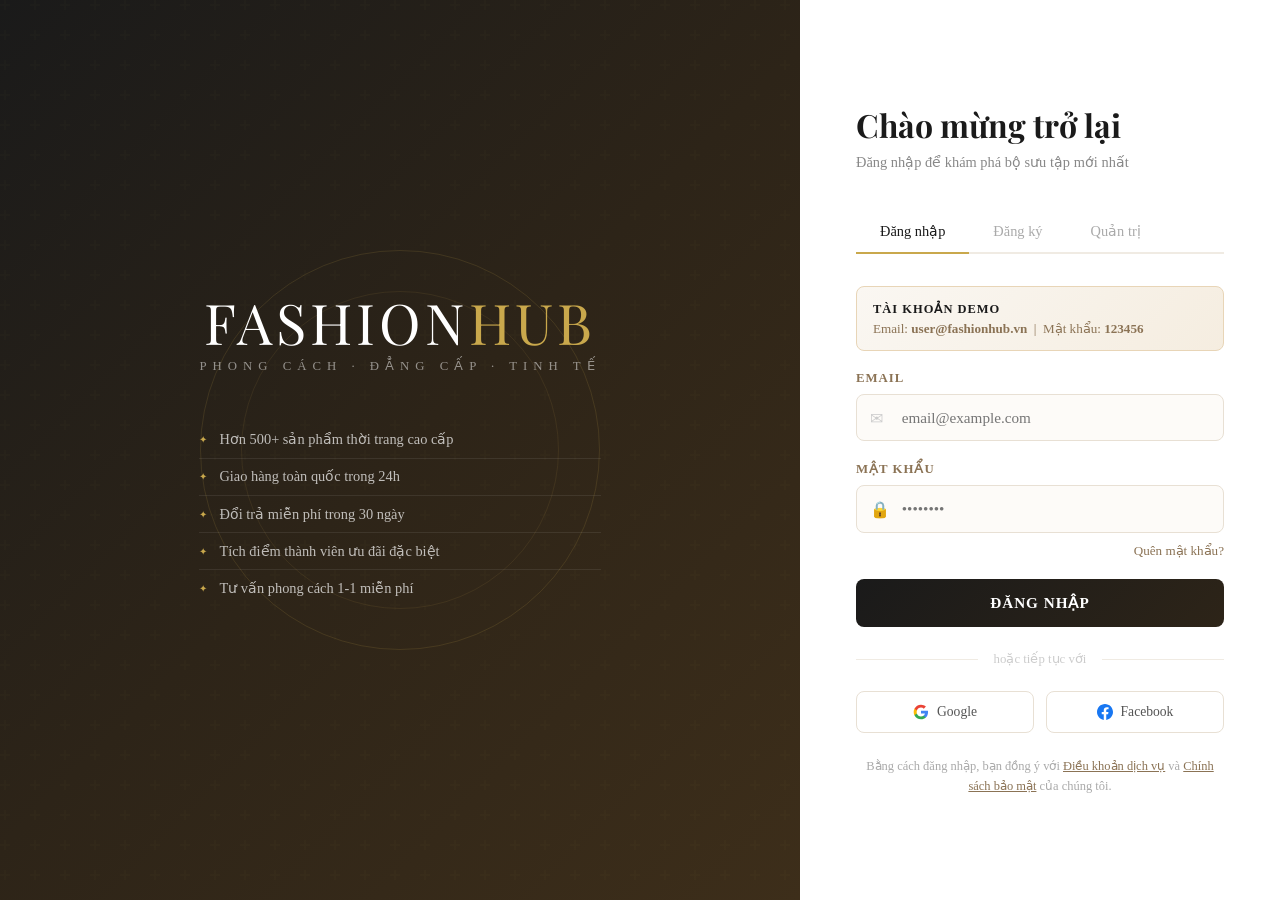
<file: admin.html>
<!doctype html>
<html lang="vi">
  <head>
    <meta charset="UTF-8" />
    <link rel="icon" type="image/svg+xml" href="favicon.svg" />
    <meta name="viewport" content="width=device-width,initial-scale=1.0" />
    <title>FashionHub | Admin Dashboard</title>
    <link
      href="https://fonts.googleapis.com/css2?family=Playfair+Display:wght@400;700&display=swap"
      rel="stylesheet"
    />
    <link
      href="https://cdn.jsdelivr.net/npm/bootstrap@5.3.0/dist/css/bootstrap.min.css"
      rel="stylesheet"
    />
    <link
      rel="stylesheet"
      href="https://cdn.jsdelivr.net/npm/bootstrap-icons@1.11.1/font/bootstrap-icons.css"
    />
    <style>
      :root {
        --cream: #faf7f2;
        --white: #fff;
        --charcoal: #1a1a1a;
        --taupe: #8b7355;
        --gold: #c9a84c;
        --blush: #f0e4d4;
        --border: #e8ddd0;
        --muted: #9a8a78;
        --sidebar-w: 240px;
        --sidebar-bg: #111827;
        --sidebar-hover: #1f2937;
        --green: #16a34a;
        --red: #dc2626;
        --blue: #2563eb;
      }
      * {
        margin: 0;
        padding: 0;
        box-sizing: border-box;
      }
      body {
        font-family: "Times New Roman", Times, Georgia, serif;
        background: #f1ede7;
        color: var(--charcoal);
        display: flex;
        min-height: 100vh;
      }

      /* ── SIDEBAR ── */
      .sidebar {
        width: var(--sidebar-w);
        flex-shrink: 0;
        background: var(--sidebar-bg);
        display: flex;
        flex-direction: column;
        position: fixed;
        top: 0;
        left: 0;
        height: 100vh;
        z-index: 100;
        overflow-y: auto;
        transition: transform 0.3s;
      }
      .sidebar-logo {
        padding: 1.4rem 1.25rem 1rem;
        border-bottom: 1px solid rgba(255, 255, 255, 0.08);
      }
      .sidebar-logo .brand {
        font-family: "Playfair Display", serif;
        font-size: 1.4rem;
        color: white;
        letter-spacing: 3px;
        display: block;
      }
      .sidebar-logo .brand span {
        color: var(--gold);
      }
      .sidebar-logo .role-badge {
        display: inline-block;
        margin-top: 0.4rem;
        background: rgba(201, 168, 76, 0.15);
        color: var(--gold);
        border: 1px solid rgba(201, 168, 76, 0.3);
        padding: 0.15rem 0.65rem;
        border-radius: 20px;
        font-size: 0.68rem;
        letter-spacing: 2px;
        text-transform: uppercase;
      }

      .sidebar-section-label {
        padding: 0.9rem 1.25rem 0.35rem;
        font-size: 0.65rem;
        letter-spacing: 2px;
        text-transform: uppercase;
        color: rgba(255, 255, 255, 0.3);
        font-weight: 600;
      }

      .sidebar-nav {
        list-style: none;
        padding: 0 0.6rem;
      }
      .sidebar-nav li a {
        display: flex;
        align-items: center;
        gap: 0.75rem;
        padding: 0.65rem 0.85rem;
        border-radius: 8px;
        margin-bottom: 0.15rem;
        color: rgba(255, 255, 255, 0.6);
        text-decoration: none;
        font-size: 0.875rem;
        font-weight: 500;
        transition: all 0.2s;
      }
      .sidebar-nav li a i {
        font-size: 1rem;
        width: 20px;
        text-align: center;
        flex-shrink: 0;
      }
      .sidebar-nav li a:hover {
        background: var(--sidebar-hover);
        color: white;
      }
      .sidebar-nav li a.active {
        background: rgba(201, 168, 76, 0.15);
        color: var(--gold);
      }
      .sidebar-nav li a .nav-badge {
        margin-left: auto;
        background: var(--red);
        color: white;
        font-size: 0.6rem;
        font-weight: 700;
        padding: 0.1rem 0.4rem;
        border-radius: 10px;
      }

      .sidebar-footer {
        margin-top: auto;
        padding: 1rem 0.6rem;
        border-top: 1px solid rgba(255, 255, 255, 0.08);
      }
      .sidebar-user {
        display: flex;
        align-items: center;
        gap: 0.75rem;
        padding: 0.75rem 0.85rem;
        border-radius: 8px;
        background: rgba(255, 255, 255, 0.05);
      }
      .sidebar-avatar {
        width: 34px;
        height: 34px;
        border-radius: 50%;
        background: rgba(201, 168, 76, 0.2);
        display: flex;
        align-items: center;
        justify-content: center;
        color: var(--gold);
        font-size: 0.9rem;
        flex-shrink: 0;
      }
      .sidebar-user-info .name {
        color: white;
        font-size: 0.82rem;
        font-weight: 600;
      }
      .sidebar-user-info .role {
        color: rgba(255, 255, 255, 0.4);
        font-size: 0.72rem;
      }
      .btn-logout {
        display: flex;
        align-items: center;
        gap: 0.5rem;
        margin-top: 0.5rem;
        padding: 0.55rem 0.85rem;
        border-radius: 8px;
        background: rgba(220, 38, 38, 0.1);
        border: 1px solid rgba(220, 38, 38, 0.2);
        color: #f87171;
        font-size: 0.82rem;
        cursor: pointer;
        width: 100%;
        text-align: left;
        transition: 0.2s;
        font-family: "Times New Roman", Times, Georgia, serif;
      }
      .btn-logout:hover {
        background: rgba(220, 38, 38, 0.2);
      }

      /* ── MAIN AREA ── */
      .main {
        margin-left: var(--sidebar-w);
        flex: 1;
        display: flex;
        flex-direction: column;
        min-height: 100vh;
      }

      /* ── TOPBAR ── */
      .topbar {
        background: white;
        border-bottom: 1px solid var(--border);
        padding: 0.85rem 1.5rem;
        display: flex;
        align-items: center;
        justify-content: space-between;
        position: sticky;
        top: 0;
        z-index: 50;
        gap: 1rem;
      }
      .topbar-left {
        display: flex;
        align-items: center;
        gap: 1rem;
      }
      .page-title {
        font-family: "Playfair Display", serif;
        font-size: 1.25rem;
        color: var(--charcoal);
      }
      .breadcrumb-bar {
        font-size: 0.78rem;
        color: var(--muted);
      }
      .breadcrumb-bar span {
        color: var(--gold);
      }

      .topbar-search {
        display: flex;
        align-items: center;
        gap: 0.5rem;
        background: var(--cream);
        border: 1.5px solid var(--border);
        border-radius: 25px;
        padding: 0.4rem 1rem;
        min-width: 200px;
      }
      .topbar-search input {
        border: none;
        background: none;
        outline: none;
        font-size: 0.85rem;
        font-family: "Times New Roman", Times, Georgia, serif;
        width: 100%;
      }
      .topbar-search i {
        color: var(--muted);
        font-size: 0.9rem;
      }

      .topbar-actions {
        display: flex;
        align-items: center;
        gap: 0.75rem;
      }
      .icon-btn {
        width: 36px;
        height: 36px;
        border-radius: 50%;
        border: 1px solid var(--border);
        background: white;
        display: flex;
        align-items: center;
        justify-content: center;
        cursor: pointer;
        color: var(--charcoal);
        font-size: 0.95rem;
        transition: 0.2s;
        position: relative;
      }
      .icon-btn:hover {
        background: var(--blush);
      }
      .notif-dot {
        position: absolute;
        top: 4px;
        right: 4px;
        width: 8px;
        height: 8px;
        background: var(--red);
        border-radius: 50%;
        border: 2px solid white;
      }
      .view-store-btn {
        display: flex;
        align-items: center;
        gap: 0.4rem;
        padding: 0.45rem 1rem;
        background: var(--charcoal);
        color: white;
        border-radius: 20px;
        font-size: 0.8rem;
        font-weight: 600;
        text-decoration: none;
        transition: 0.2s;
      }
      .view-store-btn:hover {
        background: var(--taupe);
        color: white;
      }

      /* ── PAGE CONTENT ── */
      .page-content {
        padding: 1.5rem;
        flex: 1;
      }

      /* ── STAT CARDS ── */
      .stat-card {
        background: white;
        border: 1px solid var(--border);
        border-radius: 14px;
        padding: 1.4rem;
        position: relative;
        overflow: hidden;
        transition: 0.25s;
      }
      .stat-card:hover {
        transform: translateY(-3px);
        box-shadow: 0 8px 30px rgba(0, 0, 0, 0.08);
      }
      .stat-card::before {
        content: "";
        position: absolute;
        right: -20px;
        top: -20px;
        width: 80px;
        height: 80px;
        border-radius: 50%;
        opacity: 0.06;
      }
      .stat-card.s-gold::before {
        background: var(--gold);
      }
      .stat-card.s-green::before {
        background: var(--green);
      }
      .stat-card.s-blue::before {
        background: var(--blue);
      }
      .stat-card.s-red::before {
        background: var(--red);
      }

      .stat-icon-wrap {
        width: 46px;
        height: 46px;
        border-radius: 10px;
        display: flex;
        align-items: center;
        justify-content: center;
        font-size: 1.25rem;
        margin-bottom: 1rem;
      }
      .s-gold .stat-icon-wrap {
        background: rgba(201, 168, 76, 0.12);
      }
      .s-green .stat-icon-wrap {
        background: rgba(22, 163, 74, 0.1);
      }
      .s-blue .stat-icon-wrap {
        background: rgba(37, 99, 235, 0.1);
      }
      .s-red .stat-icon-wrap {
        background: rgba(220, 38, 38, 0.1);
      }

      .stat-val {
        font-family: "Playfair Display", serif;
        font-size: 1.9rem;
        font-weight: 700;
        color: var(--charcoal);
        line-height: 1;
      }
      .stat-lbl {
        font-size: 0.78rem;
        color: var(--muted);
        margin-top: 0.3rem;
      }
      .stat-trend {
        display: inline-flex;
        align-items: center;
        gap: 0.25rem;
        font-size: 0.72rem;
        font-weight: 600;
        margin-top: 0.5rem;
        padding: 0.15rem 0.5rem;
        border-radius: 10px;
      }
      .trend-up {
        background: #dcfce7;
        color: var(--green);
      }
      .trend-dn {
        background: #fee2e2;
        color: var(--red);
      }

      /* ── CARD PANEL ── */
      .card-panel {
        background: white;
        border: 1px solid var(--border);
        border-radius: 14px;
        overflow: hidden;
      }
      .card-panel-header {
        padding: 1.1rem 1.4rem;
        border-bottom: 1px solid var(--border);
        display: flex;
        align-items: center;
        justify-content: space-between;
        flex-wrap: wrap;
        gap: 0.75rem;
      }
      .card-panel-title {
        font-family: "Playfair Display", serif;
        font-size: 1rem;
        color: var(--charcoal);
        display: flex;
        align-items: center;
        gap: 0.5rem;
      }
      .card-panel-body {
        padding: 1.4rem;
      }

      /* ── FORM ── */
      .form-group {
        margin-bottom: 1rem;
      }
      .form-lbl {
        font-size: 0.75rem;
        font-weight: 600;
        letter-spacing: 1px;
        text-transform: uppercase;
        color: var(--taupe);
        margin-bottom: 0.4rem;
        display: block;
      }
      .form-ctrl {
        width: 100%;
        padding: 0.7rem 1rem;
        border: 1.5px solid var(--border);
        border-radius: 8px;
        font-family: "Times New Roman", Times, Georgia, serif;
        font-size: 0.88rem;
        background: var(--cream);
        color: var(--charcoal);
        outline: none;
        transition: 0.2s;
      }
      .form-ctrl:focus {
        border-color: var(--gold);
        background: white;
        box-shadow: 0 0 0 3px rgba(201, 168, 76, 0.1);
      }
      textarea.form-ctrl {
        resize: vertical;
        min-height: 70px;
      }
      select.form-ctrl {
        cursor: pointer;
      }

      .img-preview {
        width: 100%;
        height: 110px;
        object-fit: cover;
        border-radius: 8px;
        border: 1px solid var(--border);
        margin-top: 0.5rem;
        display: none;
      }

      .form-mode-indicator {
        display: flex;
        align-items: center;
        gap: 0.5rem;
        padding: 0.65rem 1rem;
        border-radius: 8px;
        margin-bottom: 1rem;
        font-size: 0.83rem;
        font-weight: 500;
      }
      .mode-add {
        background: #f0fdf4;
        color: var(--green);
        border: 1px solid #bbf7d0;
      }
      .mode-edit {
        background: #fefce8;
        color: #854d0e;
        border: 1px solid #fef08a;
      }

      .btn-primary-dark {
        width: 100%;
        padding: 0.85rem;
        background: var(--charcoal);
        color: white;
        border: none;
        border-radius: 8px;
        font-family: "Times New Roman", Times, Georgia, serif;
        font-weight: 600;
        font-size: 0.88rem;
        letter-spacing: 0.5px;
        cursor: pointer;
        transition: 0.25s;
      }
      .btn-primary-dark:hover {
        background: var(--taupe);
      }
      .btn-primary-dark.edit-mode {
        background: #854d0e;
      }
      .btn-primary-dark.edit-mode:hover {
        background: #92400e;
      }

      .btn-cancel-edit {
        width: 100%;
        padding: 0.6rem;
        margin-top: 0.5rem;
        background: transparent;
        color: var(--muted);
        border: 1.5px solid var(--border);
        border-radius: 8px;
        font-family: "Times New Roman", Times, Georgia, serif;
        font-size: 0.83rem;
        cursor: pointer;
        transition: 0.2s;
      }
      .btn-cancel-edit:hover {
        background: var(--blush);
        color: var(--taupe);
        border-color: var(--taupe);
      }

      /* ── TABLE ── */
      .data-table {
        width: 100%;
        border-collapse: collapse;
      }
      .data-table th {
        font-size: 0.7rem;
        letter-spacing: 1.5px;
        text-transform: uppercase;
        color: var(--muted);
        font-weight: 600;
        padding: 0.8rem 1rem;
        text-align: left;
        border-bottom: 2px solid var(--border);
        background: var(--cream);
        white-space: nowrap;
      }
      .data-table td {
        padding: 0.85rem 1rem;
        border-bottom: 1px solid var(--border);
        vertical-align: middle;
        font-size: 0.86rem;
        transition: background 0.15s;
      }
      .data-table tr:last-child td {
        border-bottom: none;
      }
      .data-table tr:hover td {
        background: #fdfaf6;
      }

      .thumb {
        width: 44px;
        height: 44px;
        object-fit: cover;
        border-radius: 8px;
        border: 1px solid var(--border);
      }
      .prod-name {
        font-weight: 600;
        font-size: 0.86rem;
        max-width: 200px;
      }
      .prod-id {
        font-size: 0.72rem;
        color: var(--muted);
      }
      .price-cell {
        color: var(--taupe);
        font-weight: 700;
        white-space: nowrap;
      }
      .cat-badge {
        display: inline-block;
        padding: 0.15rem 0.6rem;
        border-radius: 20px;
        font-size: 0.7rem;
        font-weight: 600;
        background: var(--blush);
        color: var(--taupe);
      }

      .btn-tbl {
        padding: 0.3rem 0.65rem;
        border-radius: 6px;
        font-size: 0.75rem;
        font-weight: 600;
        cursor: pointer;
        transition: 0.2s;
        border: none;
        display: inline-flex;
        align-items: center;
        gap: 0.25rem;
      }
      .btn-tbl-edit {
        background: #fef3c7;
        color: #92400e;
      }
      .btn-tbl-edit:hover {
        background: #92400e;
        color: white;
      }
      .btn-tbl-del {
        background: #fee2e2;
        color: var(--red);
      }
      .btn-tbl-del:hover {
        background: var(--red);
        color: white;
      }

      .search-ctrl {
        padding: 0.45rem 0.9rem;
        border: 1.5px solid var(--border);
        border-radius: 20px;
        font-size: 0.83rem;
        background: var(--cream);
        outline: none;
        font-family: "Times New Roman", Times, Georgia, serif;
        min-width: 180px;
        transition: 0.2s;
      }
      .search-ctrl:focus {
        border-color: var(--gold);
      }

      .count-badge {
        display: inline-flex;
        align-items: center;
        padding: 0.2rem 0.65rem;
        background: var(--blush);
        color: var(--taupe);
        border-radius: 20px;
        font-size: 0.75rem;
        font-weight: 600;
      }

      /* ── MINI CHART BAR ── */
      .chart-bar-row {
        display: flex;
        align-items: center;
        gap: 0.75rem;
        margin-bottom: 0.65rem;
      }
      .chart-bar-label {
        font-size: 0.8rem;
        width: 80px;
        flex-shrink: 0;
        color: var(--charcoal);
      }
      .chart-bar-track {
        flex: 1;
        height: 8px;
        background: var(--blush);
        border-radius: 4px;
        overflow: hidden;
      }
      .chart-bar-fill {
        height: 100%;
        border-radius: 4px;
        background: linear-gradient(90deg, var(--gold), #e0b856);
        transition: width 0.6s ease;
      }
      .chart-bar-val {
        font-size: 0.78rem;
        color: var(--muted);
        width: 50px;
        text-align: right;
        flex-shrink: 0;
      }

      /* ── RECENT ORDERS TABLE ── */
      .order-status {
        display: inline-block;
        padding: 0.2rem 0.65rem;
        border-radius: 20px;
        font-size: 0.72rem;
        font-weight: 600;
      }
      .os-pending {
        background: #fef3c7;
        color: #92400e;
      }
      .os-shipping {
        background: #dbeafe;
        color: var(--blue);
      }
      .os-done {
        background: #dcfce7;
        color: var(--green);
      }
      .os-cancel {
        background: #fee2e2;
        color: var(--red);
      }

      /* ── TOAST ── */
      .toast-container {
        position: fixed;
        bottom: 1.5rem;
        right: 1.5rem;
        z-index: 9999;
      }
      .toast-msg {
        background: var(--charcoal);
        color: white;
        padding: 0.85rem 1.5rem;
        border-radius: 10px;
        font-size: 0.86rem;
        margin-top: 0.5rem;
        animation: slideUp 0.3s ease;
        border-left: 3px solid var(--gold);
        box-shadow: 0 4px 20px rgba(0, 0, 0, 0.15);
        min-width: 240px;
      }
      @keyframes slideUp {
        from {
          opacity: 0;
          transform: translateY(10px);
        }
        to {
          opacity: 1;
          transform: translateY(0);
        }
      }

      /* ── LOADING ── */
      .loading-cell {
        text-align: center;
        padding: 2.5rem;
        color: var(--muted);
        font-size: 0.88rem;
      }
      .spinner {
        width: 32px;
        height: 32px;
        border: 3px solid var(--blush);
        border-top-color: var(--gold);
        border-radius: 50%;
        animation: spin 0.7s linear infinite;
        margin: 0 auto 0.75rem;
      }
      @keyframes spin {
        to {
          transform: rotate(360deg);
        }
      }

      /* ── EMPTY ── */
      .empty-table {
        text-align: center;
        padding: 3rem;
        color: var(--muted);
      }
      .empty-table .empty-icon {
        font-size: 2.5rem;
        margin-bottom: 0.75rem;
      }

      /* ── RESPONSIVE ── */
      @media (max-width: 768px) {
        .sidebar {
          transform: translateX(-100%);
        }
        .sidebar.open {
          transform: translateX(0);
        }
        .main {
          margin-left: 0;
        }
      }

      /* ── ORDER DETAIL MODAL ── */
      .modal-overlay {
        position: fixed;
        inset: 0;
        background: rgba(0, 0, 0, 0.45);
        z-index: 2000;
        display: flex;
        align-items: center;
        justify-content: center;
        animation: fadeIn 0.2s ease;
      }
      @keyframes fadeIn {
        from {
          opacity: 0;
        }
        to {
          opacity: 1;
        }
      }
      .modal-box {
        background: white;
        border-radius: 16px;
        width: 92%;
        max-width: 560px;
        box-shadow: 0 20px 60px rgba(0, 0, 0, 0.2);
        overflow: hidden;
        animation: slideUp 0.25s ease;
      }
      .modal-header {
        background: var(--sidebar-bg);
        padding: 1.1rem 1.4rem;
        display: flex;
        align-items: center;
        justify-content: space-between;
      }
      .modal-header h5 {
        color: white;
        font-family: "Playfair Display", serif;
        font-size: 1rem;
        margin: 0;
      }
      .modal-header .modal-id {
        color: var(--gold);
        font-size: 0.8rem;
        font-weight: 600;
      }
      .modal-close {
        background: none;
        border: none;
        color: rgba(255, 255, 255, 0.6);
        font-size: 1.3rem;
        cursor: pointer;
        line-height: 1;
        padding: 0 0.25rem;
        transition: color 0.2s;
      }
      .modal-close:hover {
        color: white;
      }
      .modal-body {
        padding: 1.4rem;
      }
      .modal-info-grid {
        display: grid;
        grid-template-columns: 1fr 1fr;
        gap: 0.85rem 1.2rem;
        margin-bottom: 1.2rem;
      }
      .modal-info-item label {
        display: block;
        font-size: 0.68rem;
        letter-spacing: 1.2px;
        text-transform: uppercase;
        color: var(--muted);
        font-weight: 600;
        margin-bottom: 0.2rem;
      }
      .modal-info-item span {
        font-size: 0.88rem;
        color: var(--charcoal);
        font-weight: 500;
      }
      .modal-divider {
        border: none;
        border-top: 1px solid var(--border);
        margin: 1rem 0;
      }
      .modal-products-title {
        font-size: 0.72rem;
        letter-spacing: 1.5px;
        text-transform: uppercase;
        color: var(--taupe);
        font-weight: 700;
        margin-bottom: 0.75rem;
      }
      .modal-product-row {
        display: flex;
        justify-content: space-between;
        align-items: center;
        padding: 0.55rem 0.75rem;
        background: var(--cream);
        border-radius: 8px;
        margin-bottom: 0.4rem;
        font-size: 0.85rem;
      }
      .modal-product-row .prod-qty {
        font-size: 0.75rem;
        color: var(--muted);
        margin-left: 0.5rem;
      }
      .modal-total-row {
        display: flex;
        justify-content: space-between;
        align-items: center;
        padding: 0.75rem 0.75rem;
        background: var(--blush);
        border-radius: 8px;
        font-weight: 700;
        margin-top: 0.5rem;
      }
      .modal-total-row span:last-child {
        color: var(--taupe);
        font-size: 1rem;
      }
      .modal-footer-btn {
        display: flex;
        justify-content: flex-end;
        gap: 0.6rem;
        margin-top: 1.2rem;
      }
      .btn-modal-close {
        padding: 0.6rem 1.4rem;
        border-radius: 8px;
        border: 1.5px solid var(--border);
        background: white;
        font-family: "Times New Roman", Times, Georgia, serif;
        font-size: 0.85rem;
        cursor: pointer;
        color: var(--muted);
        transition: 0.2s;
      }
      .btn-modal-close:hover {
        background: var(--blush);
        color: var(--taupe);
      }
      .btn-modal-print {
        padding: 0.6rem 1.4rem;
        border-radius: 8px;
        border: none;
        background: var(--charcoal);
        color: white;
        font-family: "Times New Roman", Times, Georgia, serif;
        font-size: 0.85rem;
        font-weight: 600;
        cursor: pointer;
        display: flex;
        align-items: center;
        gap: 0.4rem;
        transition: 0.2s;
      }
      .btn-modal-print:hover {
        background: var(--taupe);
      }

      /* ── REVIEW CARD ── */
      .review-card {
        background: white;
        border: 1px solid var(--border);
        border-radius: 12px;
        padding: 1.1rem 1.25rem;
        margin-bottom: 0.75rem;
        transition:
          box-shadow 0.2s,
          transform 0.2s;
        animation: fadeUp 0.35s ease both;
      }
      .review-card:hover {
        box-shadow: 0 6px 20px rgba(0, 0, 0, 0.07);
        transform: translateY(-2px);
      }
      @keyframes fadeUp {
        from {
          opacity: 0;
          transform: translateY(10px);
        }
        to {
          opacity: 1;
          transform: translateY(0);
        }
      }
      @keyframes shimmer {
        0% {
          background-position: 200% 0;
        }
        100% {
          background-position: -200% 0;
        }
      }
      .review-avatar {
        width: 40px;
        height: 40px;
        border-radius: 50%;
        display: flex;
        align-items: center;
        justify-content: center;
        font-weight: 700;
        font-size: 0.9rem;
        color: #fff;
        flex-shrink: 0;
      }
      .review-stars {
        color: var(--gold);
        font-size: 0.9rem;
        letter-spacing: 1px;
      }
      .review-stars .empty {
        color: #e0d6c8;
      }
      .review-badge-new {
        display: inline-block;
        padding: 0.1rem 0.55rem;
        background: #dbeafe;
        color: var(--blue);
        border-radius: 10px;
        font-size: 0.68rem;
        font-weight: 700;
        margin-left: 0.4rem;
      }
      .review-badge-flag {
        display: inline-block;
        padding: 0.1rem 0.55rem;
        background: #fee2e2;
        color: var(--red);
        border-radius: 10px;
        font-size: 0.68rem;
        font-weight: 700;
        margin-left: 0.4rem;
      }
      .btn-reply {
        padding: 0.28rem 0.7rem;
        border-radius: 6px;
        font-size: 0.75rem;
        font-weight: 600;
        cursor: pointer;
        transition: 0.2s;
        border: none;
        background: #f0fdf4;
        color: var(--green);
        display: inline-flex;
        align-items: center;
        gap: 0.25rem;
      }
      .btn-reply:hover {
        background: var(--green);
        color: white;
      }
      .btn-hide-review {
        padding: 0.28rem 0.7rem;
        border-radius: 6px;
        font-size: 0.75rem;
        font-weight: 600;
        cursor: pointer;
        transition: 0.2s;
        border: none;
        background: #fef3c7;
        color: #92400e;
        display: inline-flex;
        align-items: center;
        gap: 0.25rem;
      }
      .btn-hide-review:hover {
        background: #92400e;
        color: white;
      }
      .admin-footer {
        background: var(--sidebar-bg);
        color: rgba(255, 255, 255, 0.5);
        text-align: center;
        padding: 1.4rem 1.5rem;
        font-size: 0.8rem;
        border-top: 1px solid rgba(255, 255, 255, 0.06);
      }
      .admin-footer .footer-brand {
        font-family: "Playfair Display", serif;
        font-size: 1rem;
        color: white;
        letter-spacing: 3px;
        margin-bottom: 0.6rem;
      }
      .admin-footer .footer-brand span {
        color: var(--gold);
      }
      .footer-social {
        display: flex;
        justify-content: center;
        gap: 0.75rem;
        margin: 0.75rem 0;
      }
      .footer-social a {
        width: 38px;
        height: 38px;
        border-radius: 50%;
        display: flex;
        align-items: center;
        justify-content: center;
        font-size: 1.05rem;
        text-decoration: none;
        transition:
          transform 0.2s,
          opacity 0.2s;
        opacity: 0.8;
      }
      .footer-social a:hover {
        transform: translateY(-3px);
        opacity: 1;
      }
      .footer-social .fb {
        background: #1877f2;
        color: white;
      }
      .footer-social .ig {
        background: radial-gradient(
          circle at 30% 107%,
          #fdf497 0%,
          #fdf497 5%,
          #fd5949 45%,
          #d6249f 60%,
          #285aeb 90%
        );
        color: white;
      }
      .footer-social .em {
        background: rgba(201, 168, 76, 0.2);
        color: var(--gold);
        border: 1px solid rgba(201, 168, 76, 0.3);
      }
      .footer-copy {
        margin-top: 0.5rem;
        font-size: 0.72rem;
        color: rgba(255, 255, 255, 0.25);
      }

      /* ── NOTIFICATION DROPDOWN ── */
      .notif-wrapper {
        position: relative;
      }
      .notif-dropdown {
        position: absolute;
        top: calc(100% + 10px);
        right: 0;
        width: 340px;
        background: white;
        border: 1px solid var(--border);
        border-radius: 14px;
        box-shadow: 0 12px 40px rgba(0, 0, 0, 0.13);
        z-index: 500;
        animation: slideUp 0.2s ease;
        overflow: hidden;
        display: none;
      }
      .notif-dropdown.open {
        display: block;
      }
      .notif-dd-header {
        padding: 0.85rem 1.1rem;
        border-bottom: 1px solid var(--border);
        display: flex;
        align-items: center;
        justify-content: space-between;
      }
      .notif-dd-header h6 {
        font-family: "Playfair Display", serif;
        font-size: 0.9rem;
        margin: 0;
        color: var(--charcoal);
      }
      .notif-mark-all {
        font-size: 0.72rem;
        color: var(--gold);
        cursor: pointer;
        background: none;
        border: none;
        padding: 0;
        font-family: "Times New Roman", Times, Georgia, serif;
      }
      .notif-mark-all:hover {
        text-decoration: underline;
      }
      .notif-list {
        max-height: 340px;
        overflow-y: auto;
      }
      .notif-item {
        display: flex;
        gap: 0.75rem;
        padding: 0.85rem 1.1rem;
        border-bottom: 1px solid var(--border);
        cursor: pointer;
        transition: background 0.15s;
        position: relative;
      }
      .notif-item:last-child {
        border-bottom: none;
      }
      .notif-item:hover {
        background: var(--cream);
      }
      .notif-item.unread {
        background: #fefce8;
      }
      .notif-item.unread:hover {
        background: #fef9c3;
      }
      .notif-icon {
        width: 36px;
        height: 36px;
        border-radius: 10px;
        display: flex;
        align-items: center;
        justify-content: center;
        font-size: 1rem;
        flex-shrink: 0;
      }
      .ni-order {
        background: #dbeafe;
        color: var(--blue);
      }
      .ni-warn {
        background: #fef3c7;
        color: #92400e;
      }
      .ni-success {
        background: #dcfce7;
        color: var(--green);
      }
      .ni-info {
        background: var(--blush);
        color: var(--taupe);
      }
      .notif-text .ntitle {
        font-size: 0.83rem;
        font-weight: 600;
        color: var(--charcoal);
        line-height: 1.3;
      }
      .notif-text .ntime {
        font-size: 0.72rem;
        color: var(--muted);
        margin-top: 0.2rem;
      }
      .notif-unread-dot {
        width: 8px;
        height: 8px;
        border-radius: 50%;
        background: var(--gold);
        position: absolute;
        top: 50%;
        right: 1rem;
        transform: translateY(-50%);
        flex-shrink: 0;
      }
      .notif-dd-footer {
        padding: 0.65rem 1.1rem;
        text-align: center;
        border-top: 1px solid var(--border);
        font-size: 0.78rem;
        color: var(--gold);
        cursor: pointer;
      }
      .notif-dd-footer:hover {
        text-decoration: underline;
      }
      .notif-count-badge {
        position: absolute;
        top: 2px;
        right: 2px;
        background: var(--red);
        color: white;
        font-size: 0.55rem;
        font-weight: 700;
        padding: 0.05rem 0.3rem;
        border-radius: 10px;
        border: 2px solid white;
        min-width: 16px;
        text-align: center;
        line-height: 1.4;
      }

      /* ── SETTINGS ENHANCED ── */
      .settings-section-title {
        font-size: 0.7rem;
        letter-spacing: 1.5px;
        text-transform: uppercase;
        color: var(--taupe);
        font-weight: 700;
        margin: 1.5rem 0 0.75rem;
        padding-bottom: 0.4rem;
        border-bottom: 1px solid var(--border);
      }
      .settings-section-title:first-child {
        margin-top: 0;
      }
      .settings-save-bar {
        display: flex;
        align-items: center;
        gap: 1rem;
        margin-top: 1.5rem;
      }
      .settings-saved-badge {
        display: none;
        align-items: center;
        gap: 0.4rem;
        font-size: 0.82rem;
        color: var(--green);
        font-weight: 600;
      }
      .settings-saved-badge.show {
        display: flex;
      }
      .toggle-row {
        display: flex;
        align-items: center;
        justify-content: space-between;
        padding: 0.6rem 0;
        border-bottom: 1px solid var(--border);
      }
      .toggle-row:last-child {
        border-bottom: none;
      }
      .toggle-label {
        font-size: 0.86rem;
        color: var(--charcoal);
      }
      .toggle-sublabel {
        font-size: 0.72rem;
        color: var(--muted);
        margin-top: 0.1rem;
      }
      .toggle-switch {
        position: relative;
        width: 42px;
        height: 24px;
        flex-shrink: 0;
      }
      .toggle-switch input {
        display: none;
      }
      .toggle-track {
        position: absolute;
        inset: 0;
        background: var(--border);
        border-radius: 12px;
        cursor: pointer;
        transition: background 0.2s;
      }
      .toggle-switch input:checked + .toggle-track {
        background: var(--green);
      }
      .toggle-track::after {
        content: "";
        position: absolute;
        width: 18px;
        height: 18px;
        border-radius: 50%;
        background: white;
        top: 3px;
        left: 3px;
        transition: transform 0.2s;
        box-shadow: 0 1px 4px rgba(0, 0, 0, 0.15);
      }
      .toggle-switch input:checked + .toggle-track::after {
        transform: translateX(18px);
      }

      /* ── REPLY BOX ── */
      .reply-box {
        display: none;
        margin-top: 0.75rem;
        background: #f8f9ff;
        border: 1.5px solid #dbeafe;
        border-radius: 10px;
        padding: 0.85rem 1rem;
        animation: fadeUp 0.2s ease;
      }
      .reply-box.open {
        display: block;
      }
      .reply-box textarea {
        width: 100%;
        border: 1.5px solid var(--border);
        border-radius: 8px;
        padding: 0.6rem 0.85rem;
        font-family: "Times New Roman", Times, Georgia, serif;
        font-size: 0.84rem;
        resize: vertical;
        min-height: 72px;
        outline: none;
        transition: border-color 0.2s;
        background: white;
        color: var(--charcoal);
      }
      .reply-box textarea:focus {
        border-color: var(--blue);
      }
      .reply-box textarea::placeholder {
        color: var(--muted);
      }
      .reply-actions {
        display: flex;
        gap: 0.5rem;
        margin-top: 0.55rem;
        align-items: center;
      }
      .btn-send-reply {
        padding: 0.38rem 1rem;
        background: var(--blue);
        color: white;
        border: none;
        border-radius: 6px;
        font-size: 0.8rem;
        font-weight: 600;
        cursor: pointer;
        display: inline-flex;
        align-items: center;
        gap: 0.3rem;
        transition: 0.2s;
        font-family: "Times New Roman", Times, Georgia, serif;
      }
      .btn-send-reply:hover {
        background: #1d4ed8;
      }
      .btn-cancel-reply {
        padding: 0.38rem 0.75rem;
        background: transparent;
        color: var(--muted);
        border: 1.5px solid var(--border);
        border-radius: 6px;
        font-size: 0.8rem;
        cursor: pointer;
        transition: 0.2s;
        font-family: "Times New Roman", Times, Georgia, serif;
      }
      .btn-cancel-reply:hover {
        background: var(--blush);
        color: var(--taupe);
      }
      .reply-char-count {
        margin-left: auto;
        font-size: 0.72rem;
        color: var(--muted);
      }

      /* Phản hồi đã lưu */
      .saved-reply {
        margin-top: 0.75rem;
        background: #f0fdf4;
        border: 1.5px solid #bbf7d0;
        border-radius: 10px;
        padding: 0.75rem 1rem;
      }
      .saved-reply-label {
        font-size: 0.7rem;
        font-weight: 700;
        letter-spacing: 1px;
        text-transform: uppercase;
        color: var(--green);
        margin-bottom: 0.35rem;
        display: flex;
        align-items: center;
        gap: 0.35rem;
      }
      .saved-reply-text {
        font-size: 0.84rem;
        color: var(--charcoal);
        line-height: 1.6;
      }
      .saved-reply-meta {
        font-size: 0.72rem;
        color: var(--muted);
        margin-top: 0.3rem;
        display: flex;
        align-items: center;
        justify-content: space-between;
      }
      .btn-edit-reply {
        font-size: 0.72rem;
        color: var(--gold);
        background: none;
        border: none;
        cursor: pointer;
        padding: 0;
        font-family: "Times New Roman", Times, Georgia, serif;
        text-decoration: underline;
      }

      /* Card ẩn */
      .review-card.hidden-review {
        opacity: 0.45;
        filter: grayscale(0.4);
      }
      .review-card.hidden-review .hidden-badge {
        display: inline-flex !important;
      }
      .hidden-badge {
        display: none !important;
        align-items: center;
        gap: 0.3rem;
        padding: 0.1rem 0.55rem;
        background: #f1f5f9;
        color: #64748b;
        border-radius: 10px;
        font-size: 0.68rem;
        font-weight: 700;
      }
    </style>
  </head>
  <body>
    <!-- ── SIDEBAR ── -->
    <aside class="sidebar" id="sidebar">
      <div class="sidebar-logo">
        <span class="brand">FASHION<span>HUB</span></span>
        <span class="role-badge">Admin</span>
      </div>

      <div class="sidebar-section-label">Tổng quan</div>
      <ul class="sidebar-nav">
        <li>
          <a href="#" class="active" onclick="setPage('dashboard', this)"
            ><i class="bi bi-grid-1x2"></i>Dashboard</a
          >
        </li>
        <li>
          <a href="#" onclick="setPage('products', this)"
            ><i class="bi bi-box-seam"></i>Sản phẩm
            <span class="nav-badge" id="sb-prod-count">0</span></a
          >
        </li>
      </ul>

      <div class="sidebar-section-label">Bán hàng</div>
      <ul class="sidebar-nav">
        <li>
          <a href="#" onclick="setPage('orders', this)"
            ><i class="bi bi-receipt"></i>Đơn hàng
            <span class="nav-badge">8</span></a
          >
        </li>
        <li>
          <a href="#" onclick="setPage('customers', this)"
            ><i class="bi bi-people"></i>Khách hàng</a
          >
        </li>
        <li>
          <a href="#" onclick="setPage('reviews', this)"
            ><i class="bi bi-star"></i>Đánh giá</a
          >
        </li>
      </ul>

      <div class="sidebar-section-label">Phân tích</div>
      <ul class="sidebar-nav">
        <li>
          <a href="#" onclick="setPage('analytics', this)"
            ><i class="bi bi-graph-up-arrow"></i>Doanh thu</a
          >
        </li>
        <li>
          <a href="#" onclick="setPage('promotions', this)"
            ><i class="bi bi-tag"></i>Khuyến mãi</a
          >
        </li>
      </ul>

      <div class="sidebar-section-label">Hệ thống</div>
      <ul class="sidebar-nav">
        <li>
          <a href="#" onclick="setPage('settings', this)"
            ><i class="bi bi-gear"></i>Cài đặt</a
          >
        </li>
      </ul>

      <div class="sidebar-footer">
        <div class="sidebar-user">
          <div class="sidebar-avatar"><i class="bi bi-person-fill"></i></div>
          <div class="sidebar-user-info">
            <div class="name" id="adminName">Admin</div>
            <div class="role">Quản trị viên</div>
          </div>
        </div>
        <button class="btn-logout mt-2" onclick="doLogout()">
          <i class="bi bi-box-arrow-left"></i>Đăng xuất
        </button>
      </div>
    </aside>

    <!-- ── MAIN ── -->
    <div class="main">
      <!-- TOPBAR -->
      <div class="topbar">
        <div class="topbar-left">
          <button
            class="icon-btn d-md-none"
            onclick="
              document.getElementById('sidebar').classList.toggle('open')
            "
          >
            <i class="bi bi-list"></i>
          </button>
          <div>
            <div class="page-title" id="pageTitle">Dashboard</div>
            <div class="breadcrumb-bar">
              FashionHub Admin › <span id="pageBreadcrumb">Tổng quan</span>
            </div>
          </div>
        </div>
        <div class="topbar-search d-none d-md-flex">
          <i class="bi bi-search"></i>
          <input
            type="text"
            placeholder="Tìm sản phẩm, đơn hàng..."
            id="globalSearch"
            oninput="globalSearchFn(this.value)"
          />
        </div>
        <div class="topbar-actions">
          <div class="notif-wrapper">
            <div
              class="icon-btn"
              id="notifBtn"
              title="Thông báo"
              onclick="toggleNotifDropdown(event)"
              style="cursor: pointer"
            >
              <i class="bi bi-bell"></i>
              <span class="notif-count-badge" id="notifCountBadge">5</span>
            </div>
            <div class="notif-dropdown" id="notifDropdown">
              <div class="notif-dd-header">
                <h6>
                  <i class="bi bi-bell-fill me-1" style="color: var(--gold)"></i
                  >Thông báo
                </h6>
                <button class="notif-mark-all" onclick="markAllRead()">
                  Đánh dấu tất cả đã đọc
                </button>
              </div>
              <div class="notif-list" id="notifList"></div>
              <div class="notif-dd-footer" onclick="toggleNotifDropdown()">
                Đóng
              </div>
            </div>
          </div>
          <a href="index.html" class="view-store-btn"
            ><i class="bi bi-shop"></i>Xem cửa hàng</a
          >
        </div>
      </div>

      <!-- PAGE CONTENT -->
      <div class="page-content">
        <!-- ════ DASHBOARD PAGE ════ -->
        <div id="page-dashboard">
          <!-- Stat cards -->
          <div class="row g-3 mb-4">
            <div class="col-6 col-xl-3">
              <div class="stat-card s-gold">
                <div class="stat-icon-wrap">📦</div>
                <div class="stat-val" id="statProducts">—</div>
                <div class="stat-lbl">Tổng sản phẩm</div>
                <div class="stat-trend trend-up">
                  <i class="bi bi-arrow-up"></i>+12 tháng này
                </div>
              </div>
            </div>
            <div class="col-6 col-xl-3">
              <div class="stat-card s-green">
                <div class="stat-icon-wrap">💰</div>
                <div class="stat-val">142</div>
                <div class="stat-lbl">Đơn hàng hôm nay</div>
                <div class="stat-trend trend-up">
                  <i class="bi bi-arrow-up"></i>+8% so hôm qua
                </div>
              </div>
            </div>
            <div class="col-6 col-xl-3">
              <div class="stat-card s-blue">
                <div class="stat-icon-wrap">👥</div>
                <div class="stat-val">1.2K</div>
                <div class="stat-lbl">Khách hàng</div>
                <div class="stat-trend trend-up">
                  <i class="bi bi-arrow-up"></i>+34 tuần này
                </div>
              </div>
            </div>
            <div class="col-6 col-xl-3">
              <div class="stat-card s-red">
                <div class="stat-icon-wrap">📈</div>
                <div class="stat-val">38M</div>
                <div class="stat-lbl">Doanh thu tháng</div>
                <div class="stat-trend trend-dn">
                  <i class="bi bi-arrow-down"></i>-3% vs T4
                </div>
              </div>
            </div>
          </div>

          <div class="row g-3">
            <!-- Doanh thu theo danh mục -->
            <div class="col-lg-5">
              <div class="card-panel">
                <div class="card-panel-header">
                  <div class="card-panel-title">
                    <i class="bi bi-bar-chart-fill text-warning"></i>Doanh thu
                    theo danh mục
                  </div>
                  <span style="font-size: 0.75rem; color: var(--muted)"
                    >Tháng 5/2025</span
                  >
                </div>
                <div class="card-panel-body">
                  <div class="chart-bar-row">
                    <span class="chart-bar-label">Áo thun</span>
                    <div class="chart-bar-track">
                      <div class="chart-bar-fill" style="width: 82%"></div>
                    </div>
                    <span class="chart-bar-val">12.3M</span>
                  </div>
                  <div class="chart-bar-row">
                    <span class="chart-bar-label">Áo sơ mi</span>
                    <div class="chart-bar-track">
                      <div class="chart-bar-fill" style="width: 65%"></div>
                    </div>
                    <span class="chart-bar-val">9.7M</span>
                  </div>
                  <div class="chart-bar-row">
                    <span class="chart-bar-label">Quần jeans</span>
                    <div class="chart-bar-track">
                      <div class="chart-bar-fill" style="width: 55%"></div>
                    </div>
                    <span class="chart-bar-val">8.2M</span>
                  </div>
                  <div class="chart-bar-row">
                    <span class="chart-bar-label">Váy đầm</span>
                    <div class="chart-bar-track">
                      <div class="chart-bar-fill" style="width: 48%"></div>
                    </div>
                    <span class="chart-bar-val">7.1M</span>
                  </div>
                  <div class="chart-bar-row">
                    <span class="chart-bar-label">Phụ kiện</span>
                    <div class="chart-bar-track">
                      <div class="chart-bar-fill" style="width: 30%"></div>
                    </div>
                    <span class="chart-bar-val">4.4M</span>
                  </div>
                </div>
              </div>
            </div>

            <!-- Đơn hàng gần đây -->
            <div class="col-lg-7">
              <div class="card-panel">
                <div class="card-panel-header">
                  <div class="card-panel-title">
                    <i class="bi bi-receipt text-primary"></i>Đơn hàng gần đây
                    <span class="count-badge ms-2" id="dashRecentBadge">0</span>
                  </div>
                  <a
                    href="#"
                    onclick="
                      setPage(
                        'orders',
                        document.querySelector(
                          '.sidebar-nav a[onclick*=\'orders\']',
                        ),
                      );
                      return false;
                    "
                    style="
                      font-size: 0.78rem;
                      color: var(--gold);
                      text-decoration: none;
                    "
                    >Xem tất cả →</a
                  >
                </div>
                <div style="overflow-x: auto">
                  <table class="data-table">
                    <thead>
                      <tr>
                        <th>#Đơn</th>
                        <th>Khách hàng</th>
                        <th>Sản phẩm</th>
                        <th>Tổng</th>
                        <th>Trạng thái</th>
                      </tr>
                    </thead>
                    <tbody id="dashRecentOrders">
                      <tr>
                        <td colspan="5" class="loading-cell">
                          <div class="spinner"></div>
                          Đang tải...
                        </td>
                      </tr>
                    </tbody>
                  </table>
                </div>
              </div>
            </div>
          </div>
        </div>
        <!-- end dashboard -->

        <!-- ════ PRODUCTS PAGE ════ -->
        <div id="page-products" style="display: none">
          <div class="row g-3">
            <!-- FORM ADD/EDIT -->
            <div class="col-lg-4 col-xl-3">
              <div class="card-panel">
                <div class="card-panel-header">
                  <div class="card-panel-title" id="formTitle">
                    <i class="bi bi-plus-circle text-success"></i>Thêm Sản Phẩm
                  </div>
                </div>
                <div class="card-panel-body">
                  <!-- Mode indicator -->
                  <div
                    class="form-mode-indicator mode-add"
                    id="formModeIndicator"
                  >
                    <i class="bi bi-plus-circle-fill"></i> Chế độ: Thêm mới
                  </div>

                  <input type="hidden" id="editingId" value="" />

                  <div class="form-group">
                    <label class="form-lbl">Tên sản phẩm</label>
                    <input
                      type="text"
                      id="fpName"
                      class="form-ctrl"
                      placeholder="VD: Áo thun oversize..."
                    />
                  </div>
                  <div class="form-group">
                    <label class="form-lbl">Giá (VNĐ)</label>
                    <input
                      type="number"
                      id="fpPrice"
                      class="form-ctrl"
                      placeholder="299000"
                      min="0"
                    />
                  </div>
                  <div class="form-group">
                    <label class="form-lbl">Danh mục</label>
                    <select id="fpCat" class="form-ctrl">
                      <option>Áo thun</option>
                      <option>Áo sơ mi</option>
                      <option>Áo khoác</option>
                      <option>Áo len/Hoodie</option>
                      <option>Áo Polo</option>
                      <option>Áo dài</option>
                      <option>Quần jeans</option>
                      <option>Quần âu</option>
                      <option>Quần short</option>
                      <option>Váy/Đầm</option>
                      <option>Giày dép</option>
                      <option>Túi xách</option>
                      <option>Phụ kiện</option>
                    </select>
                  </div>
                  <div class="form-group">
                    <label class="form-lbl">Link ảnh</label>
                    <input
                      type="url"
                      id="fpImg"
                      class="form-ctrl"
                      placeholder="https://..."
                      oninput="previewImg(this.value)"
                    />
                    <img id="imgPreview" class="img-preview" alt="Preview" />
                  </div>
                  <div class="form-group">
                    <label class="form-lbl">Mô tả ngắn</label>
                    <textarea
                      id="fpDesc"
                      class="form-ctrl"
                      placeholder="Chất liệu, màu sắc..."
                    ></textarea>
                  </div>

                  <button
                    class="btn-primary-dark"
                    id="btnSubmit"
                    onclick="submitForm()"
                  >
                    <i class="bi bi-plus-lg me-1"></i
                    ><span id="btnSubmitText">Thêm Sản Phẩm</span>
                  </button>
                  <button
                    class="btn-cancel-edit"
                    id="btnCancelEdit"
                    onclick="resetForm()"
                    style="display: none"
                  >
                    <i class="bi bi-x-circle me-1"></i>Hủy chỉnh sửa
                  </button>
                </div>
              </div>
            </div>

            <!-- PRODUCT TABLE -->
            <div class="col-lg-8 col-xl-9">
              <div class="card-panel">
                <div class="card-panel-header">
                  <div class="card-panel-title">
                    <i class="bi bi-table text-primary"></i>Danh Sách Sản Phẩm
                    <span class="count-badge ms-2" id="productCountBadge"
                      >0</span
                    >
                  </div>
                  <div class="d-flex gap-2 align-items-center flex-wrap">
                    <input
                      type="text"
                      class="search-ctrl"
                      id="tableSearch"
                      placeholder="🔍 Tìm sản phẩm..."
                    />
                    <select
                      class="search-ctrl"
                      id="catFilter"
                      onchange="filterTable()"
                      style="min-width: 130px"
                    >
                      <option value="">Tất cả danh mục</option>
                      <option>Áo thun</option>
                      <option>Áo sơ mi</option>
                      <option>Áo khoác</option>
                      <option>Quần jeans</option>
                      <option>Váy/Đầm</option>
                      <option>Phụ kiện</option>
                    </select>
                  </div>
                </div>
                <div style="overflow-x: auto">
                  <table class="data-table">
                    <thead>
                      <tr>
                        <th>Ảnh</th>
                        <th>Sản phẩm</th>
                        <th>Giá</th>
                        <th>Danh mục</th>
                        <th>Trạng thái</th>
                        <th>Hành động</th>
                      </tr>
                    </thead>
                    <tbody id="adminList">
                      <tr>
                        <td colspan="6" class="loading-cell">
                          <div class="spinner"></div>
                          Đang tải...
                        </td>
                      </tr>
                    </tbody>
                  </table>
                </div>
              </div>
            </div>
          </div>
        </div>
        <!-- end products -->

        <!-- ════ OTHER PAGES (placeholder) ════ -->
        <div id="page-orders" style="display: none">
          <div class="card-panel">
            <div class="card-panel-header">
              <div class="card-panel-title">
                <i class="bi bi-receipt"></i>Quản lý Đơn hàng
                <span class="count-badge ms-2" id="orderCountBadge">0</span>
              </div>
              <div class="d-flex gap-2 align-items-center flex-wrap">
                <select
                  class="search-ctrl"
                  id="orderStatusFilter"
                  onchange="renderOrdersTable()"
                  style="min-width: 140px"
                >
                  <option value="">Tất cả trạng thái</option>
                  <option value="pending">Chờ xử lý</option>
                  <option value="shipping">Đang giao</option>
                  <option value="done">Đã giao</option>
                  <option value="cancel">Đã hủy</option>
                </select>
                <input
                  type="text"
                  class="search-ctrl"
                  id="orderSearch"
                  placeholder="🔍 Tìm khách hàng..."
                  oninput="renderOrdersTable()"
                  style="min-width: 170px"
                />
              </div>
            </div>
            <div style="overflow-x: auto">
              <table class="data-table">
                <thead>
                  <tr>
                    <th>#Đơn</th>
                    <th>Khách hàng</th>
                    <th>Ngày đặt</th>
                    <th>Sản phẩm</th>
                    <th>Tổng tiền</th>
                    <th>Thanh toán</th>
                    <th>Trạng thái</th>
                    <th>Hành động</th>
                  </tr>
                </thead>
                <tbody id="ordersTableBody">
                  <tr>
                    <td colspan="8" class="loading-cell">
                      <div class="spinner"></div>
                      Đang tải...
                    </td>
                  </tr>
                </tbody>
              </table>
            </div>
          </div>
        </div>
        <div id="page-customers" style="display: none">
          <div class="card-panel">
            <div class="card-panel-header">
              <div class="card-panel-title">
                <i class="bi bi-people"></i>Quản lý Khách hàng
              </div>
            </div>
            <div class="card-panel-body">
              <table class="data-table">
                <thead>
                  <tr>
                    <th>Tên</th>
                    <th>Email</th>
                    <th>Điện thoại</th>
                    <th>Đơn hàng</th>
                    <th>Tổng chi tiêu</th>
                    <th>Trạng thái</th>
                  </tr>
                </thead>
                <tbody>
                  <tr>
                    <td>Nguyễn Thị A</td>
                    <td>a@gmail.com</td>
                    <td>0901 234 567</td>
                    <td>12</td>
                    <td class="price-cell">4.2M</td>
                    <td><span class="order-status os-done">Hoạt động</span></td>
                  </tr>
                  <tr>
                    <td>Trần Văn B</td>
                    <td>b@gmail.com</td>
                    <td>0912 345 678</td>
                    <td>7</td>
                    <td class="price-cell">2.1M</td>
                    <td><span class="order-status os-done">Hoạt động</span></td>
                  </tr>
                  <tr>
                    <td>Lê Thị C</td>
                    <td>c@gmail.com</td>
                    <td>0923 456 789</td>
                    <td>3</td>
                    <td class="price-cell">980K</td>
                    <td><span class="order-status os-pending">Mới</span></td>
                  </tr>
                </tbody>
              </table>
            </div>
          </div>
        </div>

        <div id="page-reviews" style="display: none">
          <!-- Stat tổng quan đánh giá -->
          <div
            class="row g-3 mb-4"
            id="reviewsStats"
            style="opacity: 0; transition: opacity 0.5s"
          >
            <div class="col-6 col-md-3">
              <div class="stat-card s-gold">
                <div class="stat-icon-wrap">⭐</div>
                <div class="stat-val">4.9</div>
                <div class="stat-lbl">Điểm trung bình</div>
              </div>
            </div>
            <div class="col-6 col-md-3">
              <div class="stat-card s-green">
                <div class="stat-icon-wrap">💬</div>
                <div class="stat-val">10K+</div>
                <div class="stat-lbl">Tổng đánh giá</div>
              </div>
            </div>
            <div class="col-6 col-md-3">
              <div class="stat-card s-blue">
                <div class="stat-icon-wrap">👍</div>
                <div class="stat-val">97%</div>
                <div class="stat-lbl">Hài lòng</div>
              </div>
            </div>
            <div class="col-6 col-md-3">
              <div class="stat-card s-red">
                <div class="stat-icon-wrap">⚠️</div>
                <div class="stat-val">3</div>
                <div class="stat-lbl">Cần xử lý</div>
              </div>
            </div>
          </div>

          <div class="card-panel">
            <div class="card-panel-header">
              <div class="card-panel-title">
                <i class="bi bi-star-fill" style="color: var(--gold)"></i>Danh
                sách đánh giá
                <span class="count-badge ms-2" id="reviewCountBadge">0</span>
              </div>
              <div class="d-flex gap-2 align-items-center flex-wrap">
                <select
                  class="search-ctrl"
                  id="reviewStarFilter"
                  onchange="renderReviews()"
                  style="min-width: 130px"
                >
                  <option value="">Tất cả sao</option>
                  <option value="5">★★★★★ 5 sao</option>
                  <option value="4">★★★★ 4 sao</option>
                  <option value="3">★★★ 3 sao</option>
                  <option value="1">⚠️ Cần xử lý</option>
                </select>
                <input
                  type="text"
                  class="search-ctrl"
                  id="reviewSearch"
                  placeholder="🔍 Tìm theo tên..."
                  oninput="renderReviews()"
                  style="min-width: 160px"
                />
              </div>
            </div>

            <!-- Loading skeleton -->
            <div id="reviewsLoading" style="padding: 1.5rem">
              <div style="display: flex; flex-direction: column; gap: 1rem">
                ${[1,2,3].map(() => `
                <div
                  style="
                    background: var(--cream);
                    border-radius: 10px;
                    padding: 1.2rem;
                    animation: shimmer 1.5s infinite linear;
                    background: linear-gradient(
                      90deg,
                      var(--blush) 25%,
                      #faf0e6 50%,
                      var(--blush) 75%
                    );
                    background-size: 200% 100%;
                  "
                >
                  <div
                    style="
                      height: 12px;
                      width: 120px;
                      background: rgba(0, 0, 0, 0.06);
                      border-radius: 6px;
                      margin-bottom: 0.75rem;
                    "
                  ></div>
                  <div
                    style="
                      height: 10px;
                      width: 90%;
                      background: rgba(0, 0, 0, 0.06);
                      border-radius: 6px;
                      margin-bottom: 0.4rem;
                    "
                  ></div>
                  <div
                    style="
                      height: 10px;
                      width: 70%;
                      background: rgba(0, 0, 0, 0.06);
                      border-radius: 6px;
                    "
                  ></div>
                </div>
                `).join("")}
              </div>
            </div>

            <!-- Review list -->
            <div
              id="reviewsList"
              style="display: none; padding: 0.75rem 1.25rem 1.25rem"
            ></div>
          </div>
        </div>

        <div id="page-analytics" style="display: none">
          <div class="card-panel">
            <div class="card-panel-header">
              <div class="card-panel-title">
                <i class="bi bi-graph-up-arrow"></i>Phân tích Doanh thu
              </div>
            </div>
            <div class="card-panel-body">
              <div class="row g-3">
                <div class="col-md-6">
                  <div
                    style="
                      font-weight: 600;
                      margin-bottom: 1rem;
                      font-size: 0.9rem;
                    "
                  >
                    Doanh thu 6 tháng gần nhất
                  </div>
                  <div class="chart-bar-row">
                    <span class="chart-bar-label">Tháng 12</span>
                    <div class="chart-bar-track">
                      <div class="chart-bar-fill" style="width: 60%"></div>
                    </div>
                    <span class="chart-bar-val">22.8M</span>
                  </div>
                  <div class="chart-bar-row">
                    <span class="chart-bar-label">Tháng 1</span>
                    <div class="chart-bar-track">
                      <div class="chart-bar-fill" style="width: 45%"></div>
                    </div>
                    <span class="chart-bar-val">17.1M</span>
                  </div>
                  <div class="chart-bar-row">
                    <span class="chart-bar-label">Tháng 2</span>
                    <div class="chart-bar-track">
                      <div class="chart-bar-fill" style="width: 55%"></div>
                    </div>
                    <span class="chart-bar-val">20.9M</span>
                  </div>
                  <div class="chart-bar-row">
                    <span class="chart-bar-label">Tháng 3</span>
                    <div class="chart-bar-track">
                      <div class="chart-bar-fill" style="width: 72%"></div>
                    </div>
                    <span class="chart-bar-val">27.4M</span>
                  </div>
                  <div class="chart-bar-row">
                    <span class="chart-bar-label">Tháng 4</span>
                    <div class="chart-bar-track">
                      <div class="chart-bar-fill" style="width: 100%"></div>
                    </div>
                    <span class="chart-bar-val">39.2M</span>
                  </div>
                  <div class="chart-bar-row">
                    <span class="chart-bar-label">Tháng 5</span>
                    <div class="chart-bar-track">
                      <div class="chart-bar-fill" style="width: 80%"></div>
                    </div>
                    <span class="chart-bar-val">38.0M</span>
                  </div>
                </div>
              </div>
            </div>
          </div>
        </div>

        <div id="page-promotions" style="display: none">
          <div class="card-panel">
            <div class="card-panel-header">
              <div class="card-panel-title">
                <i class="bi bi-tag"></i>Quản lý Khuyến mãi
              </div>
            </div>
            <div class="card-panel-body">
              <table class="data-table">
                <thead>
                  <tr>
                    <th>Mã</th>
                    <th>Giảm giá</th>
                    <th>Điều kiện</th>
                    <th>Hạn dùng</th>
                    <th>Trạng thái</th>
                  </tr>
                </thead>
                <tbody>
                  <tr>
                    <td><b>FASHION20</b></td>
                    <td>20%</td>
                    <td>Không giới hạn</td>
                    <td>31/12/2025</td>
                    <td><span class="order-status os-done">Đang chạy</span></td>
                  </tr>
                  <tr>
                    <td><b>NEWUSER50</b></td>
                    <td>50.000đ</td>
                    <td>Đơn hàng đầu tiên</td>
                    <td>31/12/2025</td>
                    <td><span class="order-status os-done">Đang chạy</span></td>
                  </tr>
                  <tr>
                    <td><b>SALE30</b></td>
                    <td>30%</td>
                    <td>Áo khoác, len</td>
                    <td>30/06/2025</td>
                    <td>
                      <span class="order-status os-pending">Sắp hết hạn</span>
                    </td>
                  </tr>
                </tbody>
              </table>
            </div>
          </div>
        </div>

        <div id="page-settings" style="display: none">
          <div class="row g-3">
            <div class="col-lg-7">
              <div class="card-panel">
                <div class="card-panel-header">
                  <div class="card-panel-title">
                    <i class="bi bi-shop"></i>Thông tin cửa hàng
                  </div>
                </div>
                <div class="card-panel-body">
                  <div class="form-group">
                    <label class="form-lbl">Tên cửa hàng</label>
                    <input class="form-ctrl" id="cfg-name" value="FashionHub" />
                  </div>
                  <div class="form-group">
                    <label class="form-lbl">Email liên hệ</label>
                    <input
                      class="form-ctrl"
                      id="cfg-email"
                      value="support@fashionhub.vn"
                    />
                  </div>
                  <div class="form-group">
                    <label class="form-lbl">Hotline</label>
                    <input
                      class="form-ctrl"
                      id="cfg-hotline"
                      value="1800 123 456"
                    />
                  </div>
                  <div class="form-group">
                    <label class="form-lbl">Địa chỉ</label>
                    <input
                      class="form-ctrl"
                      id="cfg-address"
                      value="23 Lê Duẩn, Hải Châu, Đà Nẵng"
                    />
                  </div>
                  <div class="form-group">
                    <label class="form-lbl">Mô tả cửa hàng</label>
                    <textarea class="form-ctrl" id="cfg-desc" rows="2">
Thời trang cao cấp — phong cách, sang trọng, tinh tế.</textarea
                    >
                  </div>
                </div>
              </div>
            </div>
            <div class="col-lg-5">
              <div class="card-panel mb-3">
                <div class="card-panel-header">
                  <div class="card-panel-title">
                    <i class="bi bi-toggles"></i>Tùy chọn hệ thống
                  </div>
                </div>
                <div class="card-panel-body">
                  <div class="toggle-row">
                    <div>
                      <div class="toggle-label">Nhận thông báo đơn hàng</div>
                      <div class="toggle-sublabel">Hiển thị khi có đơn mới</div>
                    </div>
                    <label class="toggle-switch">
                      <input type="checkbox" id="cfg-notif-order" checked />
                      <span class="toggle-track"></span>
                    </label>
                  </div>
                  <div class="toggle-row">
                    <div>
                      <div class="toggle-label">Thông báo đánh giá mới</div>
                      <div class="toggle-sublabel">
                        Khi khách để lại nhận xét
                      </div>
                    </div>
                    <label class="toggle-switch">
                      <input type="checkbox" id="cfg-notif-review" checked />
                      <span class="toggle-track"></span>
                    </label>
                  </div>
                  <div class="toggle-row">
                    <div>
                      <div class="toggle-label">Cảnh báo tồn kho thấp</div>
                      <div class="toggle-sublabel">
                        Khi số lượng < 10 sản phẩm
                      </div>
                    </div>
                    <label class="toggle-switch">
                      <input type="checkbox" id="cfg-notif-stock" />
                      <span class="toggle-track"></span>
                    </label>
                  </div>
                  <div class="toggle-row">
                    <div>
                      <div class="toggle-label">Chế độ bảo trì</div>
                      <div class="toggle-sublabel">
                        Tạm ẩn cửa hàng với khách
                      </div>
                    </div>
                    <label class="toggle-switch">
                      <input type="checkbox" id="cfg-maintenance" />
                      <span class="toggle-track"></span>
                    </label>
                  </div>
                </div>
              </div>
              <div class="card-panel">
                <div class="card-panel-header">
                  <div class="card-panel-title">
                    <i class="bi bi-currency-exchange"></i>Thanh toán
                  </div>
                </div>
                <div class="card-panel-body">
                  <div class="form-group">
                    <label class="form-lbl">Đơn vị tiền tệ</label>
                    <select class="form-ctrl" id="cfg-currency">
                      <option value="VND">VND — Đồng Việt Nam</option>
                      <option value="USD">USD — Đô la Mỹ</option>
                    </select>
                  </div>
                  <div class="form-group">
                    <label class="form-lbl">Phí ship mặc định (đ)</label>
                    <input
                      class="form-ctrl"
                      id="cfg-ship"
                      type="number"
                      value="30000"
                      min="0"
                    />
                  </div>
                </div>
              </div>
            </div>
          </div>
          <div
            style="
              margin-top: 1rem;
              display: flex;
              align-items: center;
              gap: 1rem;
              flex-wrap: wrap;
            "
          >
            <button
              class="btn-primary-dark"
              style="width: auto; padding: 0.75rem 2rem"
              onclick="saveSettings()"
            >
              <i class="bi bi-floppy me-1"></i>Lưu thay đổi
            </button>
            <button
              class="btn-cancel-edit"
              style="width: auto; padding: 0.65rem 1.5rem"
              onclick="resetSettings()"
            >
              <i class="bi bi-arrow-counterclockwise me-1"></i>Khôi phục mặc
              định
            </button>
            <span class="settings-saved-badge" id="settingsSavedBadge">
              <i class="bi bi-check-circle-fill"></i>Đã lưu thành công!
            </span>
          </div>
        </div>
      </div>
      <!-- end page-content -->

      <!-- ── FOOTER ── -->
      <footer class="admin-footer">
        <div class="footer-brand">FASHION<span>HUB</span></div>
        <div>Kết nối với chúng tôi</div>
        <div class="footer-social">
          <a
            href="https://www.facebook.com/ngo.phong.807744"
            target="_blank"
            class="fb"
            title="Facebook"
          >
            <i class="bi bi-facebook"></i>
          </a>
          <a
            href="https://www.instagram.com/ngophog?igsh=NDZuMXNmOHVjMHh1&utm_source=qr"
            target="_blank"
            class="ig"
            title="Instagram"
          >
            <i class="bi bi-instagram"></i>
          </a>
          <a
            href="mailto:ngophong2367@gmail.com"
            class="em"
            title="Email: ngophong2367@gmail.com"
          >
            <i class="bi bi-envelope-fill"></i>
          </a>
        </div>
        <div class="footer-copy">
          © 2025 FashionHub Admin Panel · FIT-DNU Nhóm 13
        </div>
      </footer>
    </div>
    <!-- end main -->

    <!-- ── ORDER DETAIL MODAL ── -->
    <div
      class="modal-overlay"
      id="orderModal"
      style="display: none"
      onclick="closeOrderModal(event)"
    >
      <div class="modal-box">
        <div class="modal-header">
          <div>
            <h5><i class="bi bi-receipt me-2"></i>Chi tiết đơn hàng</h5>
            <div class="modal-id" id="modalOrderId">#DH0098</div>
          </div>
          <button
            class="modal-close"
            onclick="
              document.getElementById('orderModal').style.display = 'none'
            "
          >
            &times;
          </button>
        </div>
        <div class="modal-body">
          <div class="modal-info-grid">
            <div class="modal-info-item">
              <label>Khách hàng</label>
              <span id="modalCustomer">—</span>
            </div>
            <div class="modal-info-item">
              <label>Ngày đặt</label>
              <span id="modalDate">—</span>
            </div>
            <div class="modal-info-item">
              <label>Trạng thái</label>
              <span id="modalStatus">—</span>
            </div>
            <div class="modal-info-item">
              <label>Phương thức TT</label>
              <span id="modalPayment">—</span>
            </div>
            <div class="modal-info-item" style="grid-column: 1/-1">
              <label>Địa chỉ giao hàng</label>
              <span id="modalAddress">—</span>
            </div>
          </div>
          <hr class="modal-divider" />
          <div class="modal-products-title">
            <i class="bi bi-box-seam me-1"></i>Sản phẩm đặt mua
          </div>
          <div id="modalProductList"></div>
          <div class="modal-total-row">
            <span>Tổng thanh toán</span>
            <span id="modalTotal">—</span>
          </div>
          <div class="modal-footer-btn">
            <button
              class="btn-modal-close"
              onclick="
                document.getElementById('orderModal').style.display = 'none'
              "
            >
              Đóng
            </button>
            <button class="btn-modal-print" onclick="window.print()">
              <i class="bi bi-printer"></i>In đơn hàng
            </button>
          </div>
        </div>
      </div>
    </div>

    <div class="toast-container" id="toastContainer"></div>

    <script src="https://code.jquery.com/jquery-3.7.0.min.js"></script>
    <script>
      const API_URL =
        "https://69f9a69cc509a40d3aa2ee09.mockapi.io/api/v1/products";
      let allAdminProducts = [];
      let editingId = null; // null = add mode, string = edit mode

      // ── AUTH ──
      function checkAdmin() {
        const u = JSON.parse(localStorage.getItem("fh_user") || "null");
        if (!u || u.role !== "admin") window.location.href = "login.html";
        else
          document.getElementById("adminName").textContent = u.name || "Admin";
      }
      function doLogout() {
        localStorage.removeItem("fh_user");
        window.location.href = "login.html";
      }

      // ── PAGE NAVIGATION ──
      function setPage(name, el) {
        document
          .querySelectorAll('[id^="page-"]')
          .forEach((p) => (p.style.display = "none"));
        document.getElementById("page-" + name).style.display = "";
        document
          .querySelectorAll(".sidebar-nav a")
          .forEach((a) => a.classList.remove("active"));
        if (el) el.classList.add("active");
        const titles = {
          dashboard: "Dashboard",
          products: "Sản phẩm",
          orders: "Đơn hàng",
          customers: "Khách hàng",
          reviews: "Đánh giá",
          analytics: "Doanh thu",
          promotions: "Khuyến mãi",
          settings: "Cài đặt",
        };
        document.getElementById("pageTitle").textContent = titles[name] || name;
        document.getElementById("pageBreadcrumb").textContent =
          titles[name] || name;
        if (name === "orders") renderOrdersTable();
        if (name === "reviews") loadReviews();
      }

      // ── TOAST ──
      function showToast(msg) {
        const t = document.createElement("div");
        t.className = "toast-msg";
        t.textContent = msg;
        document.getElementById("toastContainer").appendChild(t);
        setTimeout(() => t.remove(), 3200);
      }

      // ── IMG PREVIEW ──
      function previewImg(url) {
        const img = document.getElementById("imgPreview");
        if (url && url.startsWith("http")) {
          img.src = url;
          img.style.display = "block";
        } else img.style.display = "none";
      }

      // ── FORM MODE ──
      function setFormMode(mode, item) {
        editingId = mode === "edit" ? item.id : null;
        document.getElementById("editingId").value = editingId || "";

        const indicator = document.getElementById("formModeIndicator");
        const btnText = document.getElementById("btnSubmitText");
        const btn = document.getElementById("btnSubmit");
        const cancelBtn = document.getElementById("btnCancelEdit");
        const titleEl = document.getElementById("formTitle");

        if (mode === "edit") {
          indicator.className = "form-mode-indicator mode-edit";
          indicator.innerHTML =
            '<i class="bi bi-pencil-fill"></i> Chế độ: Chỉnh sửa — ID: ' +
            item.id;
          btnText.textContent = "Lưu thay đổi";
          btn.className = "btn-primary-dark edit-mode";
          cancelBtn.style.display = "";
          titleEl.innerHTML =
            '<i class="bi bi-pencil-square" style="color:var(--gold)"></i>Sửa Sản Phẩm';
          // Fill form
          document.getElementById("fpName").value = item.tenSanPham || "";
          document.getElementById("fpPrice").value = item.gia || "";
          document.getElementById("fpImg").value = item.hinhAnh || "";
          previewImg(item.hinhAnh || "");
          document.getElementById("fpDesc").value = item.moTa || "";
        } else {
          indicator.className = "form-mode-indicator mode-add";
          indicator.innerHTML =
            '<i class="bi bi-plus-circle-fill"></i> Chế độ: Thêm mới';
          btnText.textContent = "Thêm Sản Phẩm";
          btn.className = "btn-primary-dark";
          cancelBtn.style.display = "none";
          titleEl.innerHTML =
            '<i class="bi bi-plus-circle" style="color:var(--green)"></i>Thêm Sản Phẩm';
          document.getElementById("fpName").value = "";
          document.getElementById("fpPrice").value = "";
          document.getElementById("fpImg").value = "";
          document.getElementById("fpDesc").value = "";
          document.getElementById("imgPreview").style.display = "none";
          editingId = null;
        }
        // Scroll form into view
        document
          .querySelector(".card-panel")
          .scrollIntoView({ behavior: "smooth", block: "start" });
      }

      function resetForm() {
        setFormMode("add");
      }

      // ── SUBMIT (ADD or EDIT) ──
      function submitForm() {
        const name = document.getElementById("fpName").value.trim();
        const price = document.getElementById("fpPrice").value;
        const img = document.getElementById("fpImg").value.trim();
        if (!name || !price || !img) {
          showToast("⚠️ Vui lòng điền đầy đủ thông tin!");
          return;
        }

        const data = { tenSanPham: name, gia: price, hinhAnh: img };
        const btn = document.getElementById("btnSubmit");
        btn.disabled = true;
        document.getElementById("btnSubmitText").textContent = "Đang lưu...";

        if (editingId) {
          // PUT — update
          $.ajax({
            url: `${API_URL}/${editingId}`,
            method: "PUT",
            contentType: "application/json",
            data: JSON.stringify(data),
            success: () => {
              showToast("✅ Đã cập nhật sản phẩm thành công!");
              resetForm();
              loadAdmin();
            },
            error: () => {
              showToast("❌ Cập nhật thất bại!");
            },
            complete: () => {
              btn.disabled = false;
              document.getElementById("btnSubmitText").textContent =
                "Lưu thay đổi";
            },
          });
        } else {
          // POST — add new
          $.ajax({
            url: API_URL,
            method: "POST",
            contentType: "application/json",
            data: JSON.stringify(data),
            success: () => {
              showToast("✅ Thêm sản phẩm thành công!");
              resetForm();
              loadAdmin();
            },
            error: () => {
              showToast("❌ Thêm thất bại!");
            },
            complete: () => {
              btn.disabled = false;
              document.getElementById("btnSubmitText").textContent =
                "Thêm Sản Phẩm";
            },
          });
        }
      }

      // ── LOAD & RENDER TABLE ──
      function loadAdmin() {
        $.get(API_URL, (res) => {
          allAdminProducts = res;
          renderTable(res);
          document.getElementById("statProducts").textContent = res.length;
          document.getElementById("sb-prod-count").textContent = res.length;
        }).fail(() => showToast("❌ Không thể tải sản phẩm"));
      }

      function renderTable(items) {
        const body = $("#adminList").empty();
        document.getElementById("productCountBadge").textContent =
          items.length + " sp";
        if (!items.length) {
          body.append(
            '<tr><td colspan="6" class="loading-cell"><div class="empty-icon">📦</div>Không có sản phẩm nào</td></tr>',
          );
          return;
        }
        items.forEach((item) => {
          const catLabel = item.danhMuc || "—";
          body.append(`<tr>
      <td><img src="${item.hinhAnh}" class="thumb" onerror="this.src='https://placehold.co/80x80/f5f0eb/8b7355?text=F'"></td>
      <td>
        <div class="prod-name">${item.tenSanPham}</div>
        <div class="prod-id">ID: ${item.id}</div>
      </td>
      <td class="price-cell">${Number(item.gia).toLocaleString()}đ</td>
      <td><span class="cat-badge">${catLabel}</span></td>
      <td><span class="order-status os-done">Đang bán</span></td>
      <td>
        <button class="btn-tbl btn-tbl-edit me-1" onclick="startEdit('${item.id}')"><i class="bi bi-pencil"></i> Sửa</button>
        <button class="btn-tbl btn-tbl-del" onclick="delProduct('${item.id}')"><i class="bi bi-trash"></i> Xóa</button>
      </td>
    </tr>`);
        });
      }

      function startEdit(id) {
        const item = allAdminProducts.find((p) => p.id == id);
        if (!item) {
          showToast("❌ Không tìm thấy sản phẩm");
          return;
        }
        setPage(
          "products",
          document.querySelector('.sidebar-nav a[onclick*="products"]'),
        );
        setFormMode("edit", item);
      }

      function delProduct(id) {
        if (!confirm("Bạn chắc chắn muốn xóa sản phẩm này?")) return;
        $.ajax({
          url: `${API_URL}/${id}`,
          method: "DELETE",
          success: () => {
            showToast("🗑️ Đã xóa sản phẩm");
            loadAdmin();
          },
          error: () => showToast("❌ Xóa thất bại!"),
        });
      }

      // ── SEARCH / FILTER ──
      $("#tableSearch").on("input", filterTable);
      function filterTable() {
        const q = ($("#tableSearch").val() || "").toLowerCase();
        const cat = $("#catFilter").val() || "";
        const filtered = allAdminProducts.filter((p) => {
          const matchQ = p.tenSanPham.toLowerCase().includes(q);
          const matchCat = !cat || (p.danhMuc || "").includes(cat);
          return matchQ && matchCat;
        });
        renderTable(filtered);
      }

      function globalSearchFn(q) {
        if (!q) return;
        setPage(
          "products",
          document.querySelector('.sidebar-nav a[onclick*="products"]'),
        );
        $("#tableSearch").val(q);
        filterTable();
      }

      // ── ORDER DETAIL MODAL ──
      // ── DEMO ORDERS (fallback khi chưa có đơn hàng thật) ──
      const DEMO_ORDERS = [
        {
          id: "#DH0098",
          customer: "Nguyễn Thị A",
          phone: "0901 234 567",
          date: "14/05/2025",
          products: [
            { name: "Áo thun oversize", qty: 2, size: "M", price: "299.000đ" },
          ],
          total: 598000,
          payment: "Chuyển khoản",
          address: "12 Lê Lợi, Hải Châu, Đà Nẵng",
          status: "done",
        },
        {
          id: "#DH0097",
          customer: "Trần Văn B",
          phone: "0912 345 678",
          date: "13/05/2025",
          products: [
            {
              name: "Quần jeans slim fit",
              qty: 1,
              size: "L",
              price: "459.000đ",
            },
          ],
          total: 459000,
          payment: "COD",
          address: "45 Nguyễn Văn Linh, Thanh Khê, Đà Nẵng",
          status: "shipping",
        },
        {
          id: "#DH0096",
          customer: "Lê Thị C",
          phone: "0923 456 789",
          date: "13/05/2025",
          products: [
            {
              name: "Váy đầm maxi hoa nhí",
              qty: 1,
              size: "M",
              price: "720.000đ",
            },
          ],
          total: 720000,
          payment: "Ví MoMo",
          address: "88 Trần Phú, Hải Châu, Đà Nẵng",
          status: "pending",
        },
        {
          id: "#DH0095",
          customer: "Phạm Minh D",
          phone: "0934 567 890",
          date: "12/05/2025",
          products: [
            { name: "Áo polo basic", qty: 3, size: "L", price: "299.000đ/cái" },
          ],
          total: 897000,
          payment: "VNPay",
          address: "22 Trần Hưng Đạo, Hải Châu, Đà Nẵng",
          status: "done",
        },
        {
          id: "#DH0094",
          customer: "Hoàng Lan E",
          phone: "0945 678 901",
          date: "12/05/2025",
          products: [
            {
              name: "Áo khoác dù 2 lớp",
              qty: 1,
              size: "XL",
              price: "1.200.000đ",
            },
          ],
          total: 1200000,
          payment: "COD",
          address: "5 Đinh Tiên Hoàng, Sơn Trà, Đà Nẵng",
          status: "cancel",
        },
        {
          id: "#DH0093",
          customer: "Vũ Thị F",
          phone: "0956 789 012",
          date: "11/05/2025",
          products: [
            {
              name: "Túi xách da tổng hợp",
              qty: 1,
              size: "",
              price: "850.000đ",
            },
          ],
          total: 850000,
          payment: "Ví ZaloPay",
          address: "67 Ngô Quyền, Sơn Trà, Đà Nẵng",
          status: "shipping",
        },
        {
          id: "#DH0092",
          customer: "Đặng Văn G",
          phone: "0967 890 123",
          date: "11/05/2025",
          products: [
            {
              name: "Áo sơ mi công sở",
              qty: 2,
              size: "M",
              price: "329.000đ/cái",
            },
          ],
          total: 658000,
          payment: "Chuyển khoản",
          address: "100 Lê Duẩn, Hải Châu, Đà Nẵng",
          status: "done",
        },
        {
          id: "#DH0091",
          customer: "Bùi Thị H",
          phone: "0978 901 234",
          date: "10/05/2025",
          products: [
            {
              name: "Quần short thể thao",
              qty: 3,
              size: "L",
              price: "149.000đ/cái",
            },
          ],
          total: 447000,
          payment: "COD",
          address: "34 Núi Thành, Hải Châu, Đà Nẵng",
          status: "pending",
        },
      ];

      const STATUS_INFO = {
        pending: { cls: "os-pending", label: "Chờ xử lý" },
        shipping: { cls: "os-shipping", label: "Đang giao" },
        done: { cls: "os-done", label: "Đã giao" },
        cancel: { cls: "os-cancel", label: "Đã hủy" },
      };

      function getAllOrders() {
        const saved = JSON.parse(localStorage.getItem("fh_orders") || "[]");
        // Merge: đơn thật lên đầu, demo ở sau
        const ids = new Set(saved.map((o) => o.id));
        return [...saved, ...DEMO_ORDERS.filter((o) => !ids.has(o.id))];
      }

      function renderDashRecentOrders() {
        const tbody = document.getElementById("dashRecentOrders");
        if (!tbody) return;
        const orders = getAllOrders().slice(0, 8);
        const badge = document.getElementById("dashRecentBadge");
        if (badge) badge.textContent = orders.length;
        if (!orders.length) {
          tbody.innerHTML =
            '<tr><td colspan="5" class="loading-cell"><div class="empty-icon">📭</div>Chưa có đơn hàng</td></tr>';
          return;
        }
        tbody.innerHTML = orders
          .map((order) => {
            const st = STATUS_INFO[order.status] || STATUS_INFO.pending;
            const prods = Array.isArray(order.products) ? order.products : [];
            const prodSummary =
              prods
                .slice(0, 2)
                .map((p) => `${p.name} ×${p.qty}`)
                .join(", ") + (prods.length > 2 ? ` +${prods.length - 2}` : "");
            const totalFmt = Number(order.total).toLocaleString("vi-VN") + "đ";
            const isNew = !order.id.startsWith("#DH00");
            return `<tr${isNew ? ' style="background:rgba(201,168,76,.06)"' : ""}>
            <td style="font-weight:600;color:var(--taupe)">${order.id}${isNew ? ' <span style="background:#fef3c7;color:#92400e;font-size:.6rem;padding:.1rem .35rem;border-radius:3px;font-weight:700">MỚI</span>' : ""}</td>
            <td style="font-weight:600;font-size:.85rem">${order.customer}</td>
            <td style="max-width:160px;font-size:.8rem;color:var(--muted)">${prodSummary || "—"}</td>
            <td class="price-cell">${totalFmt}</td>
            <td><span class="order-status ${st.cls}">${st.label}</span></td>
          </tr>`;
          })
          .join("");
      }

      function renderOrdersTable() {
        const orders = getAllOrders();
        const filterStatus =
          document.getElementById("orderStatusFilter")?.value || "";
        const searchQ = (document.getElementById("orderSearch")?.value || "")
          .toLowerCase()
          .trim();

        let filtered = orders;
        if (filterStatus)
          filtered = filtered.filter((o) => o.status === filterStatus);
        if (searchQ)
          filtered = filtered.filter(
            (o) =>
              o.customer.toLowerCase().includes(searchQ) ||
              o.id.toLowerCase().includes(searchQ),
          );

        document.getElementById("orderCountBadge").textContent =
          filtered.length;

        // Cập nhật badge sidebar
        const pendingCount = orders.filter(
          (o) => o.status === "pending",
        ).length;
        document.querySelectorAll(".sidebar-nav .nav-badge").forEach((b, i) => {
          if (i === 0) b.textContent = pendingCount || "";
        });

        const tbody = document.getElementById("ordersTableBody");
        if (!filtered.length) {
          tbody.innerHTML = `<tr><td colspan="8"><div class="empty-table"><div class="empty-icon">📭</div>Không có đơn hàng nào</div></td></tr>`;
          return;
        }

        tbody.innerHTML = filtered
          .map((order) => {
            const st = STATUS_INFO[order.status] || STATUS_INFO.pending;
            const prodSummary = order.products
              .map((p) => `${p.name} ×${p.qty}`)
              .join(", ");
            const totalFmt = Number(order.total).toLocaleString("vi-VN") + "đ";
            return `<tr>
            <td style="font-weight:600;color:var(--taupe)">${order.id}</td>
            <td>
              <div style="font-weight:600;font-size:.85rem">${order.customer}</div>
              <div style="font-size:.73rem;color:var(--muted)">${order.phone || ""}</div>
            </td>
            <td style="white-space:nowrap">${order.date}</td>
            <td style="max-width:180px;font-size:.82rem">${prodSummary}</td>
            <td class="price-cell">${totalFmt}</td>
            <td style="font-size:.82rem">${order.payment}</td>
            <td><span class="order-status ${st.cls}">${st.label}</span></td>
            <td>
              <div style="display:flex;gap:.3rem;flex-wrap:wrap">
                <button class="btn-tbl btn-tbl-edit" onclick='adminShowOrder(${JSON.stringify(order).replace(/'/g, "&#39;")})'>
                  <i class="bi bi-eye me-1"></i>Chi tiết
                </button>
                ${order.status === "pending" ? `<button class="btn-tbl" style="background:#dbeafe;color:var(--blue)" onclick="updateOrderStatus('${order.id}','shipping')"><i class="bi bi-truck me-1"></i>Giao</button>` : ""}
                ${order.status === "shipping" ? `<button class="btn-tbl" style="background:#dcfce7;color:var(--green)" onclick="updateOrderStatus('${order.id}','done')"><i class="bi bi-check2-circle me-1"></i>Xong</button>` : ""}
                ${order.status === "pending" || order.status === "shipping" ? `<button class="btn-tbl btn-tbl-del" onclick="updateOrderStatus('${order.id}','cancel')"><i class="bi bi-x me-1"></i>Hủy</button>` : ""}
              </div>
            </td>
          </tr>`;
          })
          .join("");
      }

      function updateOrderStatus(orderId, newStatus) {
        const orders = JSON.parse(localStorage.getItem("fh_orders") || "[]");
        let updated = false;
        orders.forEach((o) => {
          if (o.id === orderId) {
            o.status = newStatus;
            updated = true;
          }
        });
        // Nếu là đơn demo (không có trong localStorage), thêm vào với status mới
        if (!updated) {
          const demo = DEMO_ORDERS.find((o) => o.id === orderId);
          if (demo) {
            orders.push({ ...demo, status: newStatus });
          }
        }
        localStorage.setItem("fh_orders", JSON.stringify(orders));
        const st = STATUS_INFO[newStatus];
        showToast(`✅ Đơn ${orderId} → ${st.label}`);
        renderOrdersTable();
      }

      function adminShowOrder(order) {
        const st = STATUS_INFO[order.status] || STATUS_INFO.pending;
        document.getElementById("modalOrderId").textContent = order.id;
        document.getElementById("modalCustomer").textContent = order.customer;
        document.getElementById("modalDate").textContent = order.date;
        document.getElementById("modalStatus").innerHTML =
          `<span class="order-status ${st.cls}">${st.label}</span>`;
        document.getElementById("modalPayment").textContent = order.payment;
        document.getElementById("modalAddress").textContent = order.address;
        document.getElementById("modalTotal").textContent =
          Number(order.total).toLocaleString("vi-VN") + "đ";
        const list = document.getElementById("modalProductList");
        list.innerHTML = order.products
          .map(
            (p) =>
              `<div class="modal-product-row">
            <span><i class="bi bi-bag me-2" style="color:var(--taupe)"></i>${p.name}${p.size ? ` <span style="font-size:.75rem;color:var(--muted)">[${p.size}]</span>` : ""}<span class="prod-qty">×${p.qty}</span></span>
            <span style="font-weight:700;color:var(--taupe)">${p.price}</span>
          </div>`,
          )
          .join("");
        document.getElementById("orderModal").style.display = "flex";
      }

      function showOrderDetail(order) {
        adminShowOrder(order);
      }

      function closeOrderModal(e) {
        if (e.target === document.getElementById("orderModal"))
          document.getElementById("orderModal").style.display = "none";
      }

      // ── REVIEWS ──
      const REVIEWS_DATA = [
        {
          id: 1,
          name: "Nguyễn Thị Lan",
          location: "Hà Nội",
          product: "Áo sơ mi linen",
          stars: 5,
          date: "20/05/2025",
          text: "Vải rất mềm mại, đường may chắc chắn. Mặc đi làm nhận được nhiều lời khen. Sẽ tiếp tục ủng hộ FashionHub!",
          avatar: "#c9a84c",
          initials: "L",
          isNew: true,
          flagged: false,
        },
        {
          id: 2,
          name: "Trần Minh Khoa",
          location: "Đà Nẵng",
          product: "Áo thun oversize",
          stars: 5,
          date: "19/05/2025",
          text: "Giao hàng siêu nhanh, chỉ 1 ngày là nhận được. Sản phẩm y hình, size chuẩn, đóng gói cẩn thận. Rất hài lòng!",
          avatar: "#8b7355",
          initials: "K",
          isNew: true,
          flagged: false,
        },
        {
          id: 3,
          name: "Lê Thị Hương",
          location: "TP.HCM",
          product: "Váy đầm maxi hoa nhí",
          stars: 4,
          date: "18/05/2025",
          text: "Váy đầm đẹp lắm, chất lượng xứng đáng với giá tiền. Shop tư vấn nhiệt tình, hỗ trợ đổi size nhanh chóng.",
          avatar: "#1a1a1a",
          initials: "H",
          isNew: false,
          flagged: false,
        },
        {
          id: 4,
          name: "Phạm Quốc Bảo",
          location: "Hải Phòng",
          product: "Áo khoác bomber",
          stars: 5,
          date: "17/05/2025",
          text: "Áo khoác chất lượng tốt, form đẹp, mặc vào rất ấm. Màu sắc y như ảnh, không bị phai màu sau vài lần giặt.",
          avatar: "#2563eb",
          initials: "B",
          isNew: false,
          flagged: false,
        },
        {
          id: 5,
          name: "Vũ Thu Hà",
          location: "Cần Thơ",
          product: "Quần jeans slim fit",
          stars: 4,
          date: "16/05/2025",
          text: "Quần jeans đẹp, chất vải tốt. Chỉ có điều giao hàng hơi chậm so với dự kiến nhưng sản phẩm rất ổn.",
          avatar: "#16a34a",
          initials: "H",
          isNew: false,
          flagged: false,
        },
        {
          id: 6,
          name: "Đặng Văn Tuấn",
          location: "Huế",
          product: "Áo polo basic",
          stars: 5,
          date: "15/05/2025",
          text: "Mua lần này là lần thứ 3 rồi, lần nào cũng hài lòng. Áo polo chất cotton mát, mặc thoải mái cả ngày dài.",
          avatar: "#9333ea",
          initials: "T",
          isNew: false,
          flagged: false,
        },
        {
          id: 7,
          name: "Hoàng Mỹ Linh",
          location: "Đà Lạt",
          product: "Váy đầm mini",
          stars: 3,
          date: "14/05/2025",
          text: "Váy khá đẹp nhưng vải hơi mỏng, không đúng như mô tả. Size cũng hơi lớn hơn thực tế. Mong shop cải thiện.",
          avatar: "#dc2626",
          initials: "L",
          isNew: false,
          flagged: true,
        },
        {
          id: 8,
          name: "Bùi Thanh Tùng",
          location: "Quảng Ninh",
          product: "Áo hoodie nỉ",
          stars: 5,
          date: "13/05/2025",
          text: "Hoodie cực kỳ chất, mặc mùa đông ấm lắm. Đường chỉ đều, không bị nhăn. Sẽ giới thiệu bạn bè mua thêm!",
          avatar: "#0891b2",
          initials: "T",
          isNew: false,
          flagged: false,
        },
        {
          id: 9,
          name: "Ngô Thị Mai",
          location: "Nha Trang",
          product: "Túi xách da",
          stars: 4,
          date: "12/05/2025",
          text: "Túi xách đẹp, da tổng hợp nhưng trông sang lắm. Khóa kéo chắc chắn. Giao hàng nhanh, đóng gói cẩn thận.",
          avatar: "#b45309",
          initials: "M",
          isNew: false,
          flagged: false,
        },
        {
          id: 10,
          name: "Lý Văn Phong",
          location: "Vũng Tàu",
          product: "Quần short thể thao",
          stars: 1,
          date: "11/05/2025",
          text: "Sản phẩm không như mô tả, chất liệu kém hơn ảnh nhiều. Giao hàng chậm 5 ngày. Không hài lòng chút nào.",
          avatar: "#dc2626",
          initials: "P",
          isNew: false,
          flagged: true,
        },
      ];

      function renderStars(n) {
        return Array.from({ length: 5 }, (_, i) =>
          i < n ? "★" : '<span class="empty">★</span>',
        ).join("");
      }

      // ── Lưu replies và trạng thái ẩn vào localStorage ──
      const REVIEWS_STORAGE_KEY = "fh_review_data";
      function getReviewMeta() {
        return JSON.parse(localStorage.getItem(REVIEWS_STORAGE_KEY) || "{}");
      }
      function saveReviewMeta(meta) {
        localStorage.setItem(REVIEWS_STORAGE_KEY, JSON.stringify(meta));
      }

      function toggleReplyBox(id) {
        const box = document.getElementById("replyBox_" + id);
        if (!box) return;
        const isOpen = box.classList.contains("open");
        // Đóng tất cả reply box khác
        document
          .querySelectorAll(".reply-box.open")
          .forEach((b) => b.classList.remove("open"));
        if (!isOpen) {
          box.classList.add("open");
          box.querySelector("textarea").focus();
        }
      }

      function cancelReply(id) {
        const box = document.getElementById("replyBox_" + id);
        if (box) box.classList.remove("open");
      }

      function updateCharCount(id) {
        const ta = document.getElementById("replyTA_" + id);
        const counter = document.getElementById("replyCount_" + id);
        if (ta && counter) counter.textContent = ta.value.length + "/500";
      }

      function submitReply(id) {
        const ta = document.getElementById("replyTA_" + id);
        const text = ta ? ta.value.trim() : "";
        if (!text) {
          showToast("⚠️ Vui lòng nhập nội dung phản hồi!");
          return;
        }
        if (text.length > 500) {
          showToast("⚠️ Phản hồi tối đa 500 ký tự!");
          return;
        }
        const meta = getReviewMeta();
        if (!meta[id]) meta[id] = {};
        meta[id].reply = text;
        meta[id].replyDate =
          new Date().toLocaleDateString("vi-VN") +
          " " +
          new Date().toLocaleTimeString("vi-VN", {
            hour: "2-digit",
            minute: "2-digit",
          });
        saveReviewMeta(meta);
        renderReviews();
        showToast("✅ Đã gửi phản hồi thành công!");
      }

      function deleteReply(id) {
        if (!confirm("Xoá phản hồi này?")) return;
        const meta = getReviewMeta();
        if (meta[id]) delete meta[id].reply;
        saveReviewMeta(meta);
        renderReviews();
        showToast("🗑️ Đã xoá phản hồi");
      }

      function toggleHideReview(id) {
        const meta = getReviewMeta();
        if (!meta[id]) meta[id] = {};
        meta[id].hidden = !meta[id].hidden;
        saveReviewMeta(meta);
        renderReviews();
        showToast(
          meta[id].hidden ? "🙈 Đã ẩn đánh giá" : "👁️ Đã hiện đánh giá",
        );
      }

      function renderReviews() {
        const filterStar =
          document.getElementById("reviewStarFilter")?.value || "";
        const search = (
          document.getElementById("reviewSearch")?.value || ""
        ).toLowerCase();
        let data = REVIEWS_DATA;
        if (filterStar === "1")
          data = data.filter((r) => r.flagged || r.stars <= 2);
        else if (filterStar) data = data.filter((r) => r.stars === +filterStar);
        if (search)
          data = data.filter(
            (r) =>
              r.name.toLowerCase().includes(search) ||
              r.product.toLowerCase().includes(search),
          );

        document.getElementById("reviewCountBadge").textContent = data.length;
        const container = document.getElementById("reviewsList");
        const meta = getReviewMeta();

        if (!data.length) {
          container.innerHTML = `<div class="empty-table"><div class="empty-icon">⭐</div>Không có đánh giá nào phù hợp</div>`;
          return;
        }

        container.innerHTML = data
          .map((r, i) => {
            const m = meta[r.id] || {};
            const isHidden = !!m.hidden;
            const savedReply = m.reply || "";
            const replyDate = m.replyDate || "";

            const savedReplyHTML = savedReply
              ? `
            <div class="saved-reply">
              <div class="saved-reply-label"><i class="bi bi-shield-check-fill"></i>Phản hồi từ FashionHub</div>
              <div class="saved-reply-text">${savedReply}</div>
              <div class="saved-reply-meta">
                <span><i class="bi bi-clock me-1"></i>${replyDate}</span>
                <div style="display:flex;gap:.5rem">
                  <button class="btn-edit-reply" onclick="editReply(${r.id})"><i class="bi bi-pencil me-1"></i>Sửa</button>
                  <button class="btn-edit-reply" style="color:var(--red)" onclick="deleteReply(${r.id})"><i class="bi bi-trash me-1"></i>Xoá</button>
                </div>
              </div>
            </div>`
              : "";

            return `
          <div class="review-card${isHidden ? " hidden-review" : ""}" id="reviewCard_${r.id}" style="animation-delay:${i * 60}ms">
            <div style="display:flex;align-items:flex-start;gap:.9rem">
              <div class="review-avatar" style="background:${r.avatar}">${r.initials}</div>
              <div style="flex:1;min-width:0">
                <div style="display:flex;align-items:center;gap:.4rem;flex-wrap:wrap;margin-bottom:.2rem">
                  <span style="font-weight:700;font-size:.88rem;color:var(--charcoal)">${r.name}</span>
                  ${r.isNew ? '<span class="review-badge-new">Mới</span>' : ""}
                  ${r.flagged ? '<span class="review-badge-flag">⚠️ Cần xử lý</span>' : ""}
                  <span class="hidden-badge"><i class="bi bi-eye-slash"></i>Đã ẩn</span>
                  ${savedReply ? '<span style="display:inline-flex;align-items:center;gap:.3rem;padding:.1rem .55rem;background:#dcfce7;color:var(--green);border-radius:10px;font-size:.68rem;font-weight:700"><i class="bi bi-check2"></i>Đã phản hồi</span>' : ""}
                </div>
                <div style="display:flex;align-items:center;gap:.75rem;margin-bottom:.55rem;flex-wrap:wrap">
                  <div class="review-stars">${renderStars(r.stars)}</div>
                  <span style="font-size:.73rem;color:var(--muted)">${r.location} · ${r.product} · ${r.date}</span>
                </div>
                <p style="font-size:.86rem;color:var(--charcoal);line-height:1.65;margin:0 0 .75rem">"${r.text}"</p>
                ${savedReplyHTML}
                <div style="display:flex;gap:.4rem;margin-top:.6rem;flex-wrap:wrap">
                  ${!savedReply ? `<button class="btn-reply" onclick="toggleReplyBox(${r.id})"><i class="bi bi-reply me-1"></i>Phản hồi</button>` : ""}
                  <button class="${isHidden ? "btn-reply" : "btn-hide-review"}" onclick="toggleHideReview(${r.id})">
                    <i class="bi ${isHidden ? "bi-eye" : "bi-eye-slash"} me-1"></i>${isHidden ? "Hiện lại" : "Ẩn"}
                  </button>
                </div>
                <div class="reply-box" id="replyBox_${r.id}">
                  <div style="font-size:.78rem;font-weight:600;color:var(--blue);margin-bottom:.5rem"><i class="bi bi-reply-fill me-1"></i>Phản hồi đánh giá của <strong>${r.name}</strong></div>
                  <textarea id="replyTA_${r.id}" placeholder="Nhập phản hồi của cửa hàng..." maxlength="500" oninput="updateCharCount(${r.id})"></textarea>
                  <div class="reply-actions">
                    <button class="btn-send-reply" onclick="submitReply(${r.id})"><i class="bi bi-send-fill me-1"></i>Gửi phản hồi</button>
                    <button class="btn-cancel-reply" onclick="cancelReply(${r.id})">Huỷ</button>
                    <span class="reply-char-count" id="replyCount_${r.id}">0/500</span>
                  </div>
                </div>
              </div>
            </div>
          </div>`;
          })
          .join("");
      }

      function editReply(id) {
        const meta = getReviewMeta();
        const existing = meta[id]?.reply || "";
        // Xoá reply tạm để mở lại form, giữ text cũ vào textarea
        renderReviews();
        // Mở reply box và điền text cũ
        const box = document.getElementById("replyBox_" + id);
        const ta = document.getElementById("replyTA_" + id);
        if (box && ta) {
          ta.value = existing;
          box.classList.add("open");
          updateCharCount(id);
          ta.focus();
          ta.setSelectionRange(ta.value.length, ta.value.length);
        }
      }

      function loadReviews() {
        document.getElementById("reviewsLoading").style.display = "block";
        document.getElementById("reviewsList").style.display = "none";
        document.getElementById("reviewsStats").style.opacity = "0";
        setTimeout(() => {
          document.getElementById("reviewsLoading").style.display = "none";
          document.getElementById("reviewsList").style.display = "block";
          document.getElementById("reviewsStats").style.opacity = "1";
          renderReviews();
        }, 1400);
      }
      // ── NOTIFICATIONS ──
      const NOTIF_KEY = "fh_notifications";
      const DEFAULT_NOTIFS = [
        {
          id: 1,
          icon: "ni-order",
          iconClass: "bi-receipt",
          title: "Đơn hàng #DH0099 vừa được đặt",
          time: "2 phút trước",
          read: false,
        },
        {
          id: 2,
          icon: "ni-warn",
          iconClass: "bi-exclamation-triangle",
          title: 'Tồn kho "Áo khoác dù" sắp hết (3 cái)',
          time: "15 phút trước",
          read: false,
        },
        {
          id: 3,
          icon: "ni-success",
          iconClass: "bi-star-fill",
          title: "Nguyễn Thị A vừa đánh giá 5⭐ sản phẩm",
          time: "1 giờ trước",
          read: false,
        },
        {
          id: 4,
          icon: "ni-order",
          iconClass: "bi-receipt",
          title: "Đơn hàng #DH0098 đã giao thành công",
          time: "3 giờ trước",
          read: false,
        },
        {
          id: 5,
          icon: "ni-info",
          iconClass: "bi-megaphone",
          title: "Mã khuyến mãi SALE30 sắp hết hạn",
          time: "Hôm qua",
          read: true,
        },
      ];

      function initNotifications() {
        let notifs = JSON.parse(localStorage.getItem(NOTIF_KEY) || "null");
        if (!notifs) {
          notifs = DEFAULT_NOTIFS;
          localStorage.setItem(NOTIF_KEY, JSON.stringify(notifs));
        }
        renderNotifications(notifs);
      }

      function getNotifs() {
        return JSON.parse(localStorage.getItem(NOTIF_KEY) || "[]");
      }
      function saveNotifs(notifs) {
        localStorage.setItem(NOTIF_KEY, JSON.stringify(notifs));
      }

      function renderNotifications(notifs) {
        const list = document.getElementById("notifList");
        const badge = document.getElementById("notifCountBadge");
        const unread = notifs.filter((n) => !n.read).length;
        badge.textContent = unread;
        badge.style.display = unread > 0 ? "" : "none";
        list.innerHTML = "";
        if (!notifs.length) {
          list.innerHTML =
            '<div style="text-align:center;padding:2rem;color:var(--muted);font-size:.85rem">Không có thông báo nào</div>';
          return;
        }
        notifs.forEach((n) => {
          const div = document.createElement("div");
          div.className = "notif-item" + (n.read ? "" : " unread");
          div.innerHTML = `
            <div class="notif-icon ${n.icon}"><i class="bi ${n.iconClass}"></i></div>
            <div class="notif-text" style="flex:1">
              <div class="ntitle">${n.title}</div>
              <div class="ntime"><i class="bi bi-clock me-1"></i>${n.time}</div>
            </div>
            ${!n.read ? '<div class="notif-unread-dot"></div>' : ""}
          `;
          div.onclick = () => markOneRead(n.id);
          list.appendChild(div);
        });
      }

      function toggleNotifDropdown(e) {
        if (e) e.stopPropagation();
        const dd = document.getElementById("notifDropdown");
        dd.classList.toggle("open");
      }

      // ── Lắng nghe đơn hàng mới từ index.html (qua localStorage) ──
      function checkNewOrders() {
        const CHECKED_KEY = "fh_last_checked_order";
        const orders = JSON.parse(localStorage.getItem("fh_orders") || "[]");
        const lastChecked = parseInt(localStorage.getItem(CHECKED_KEY) || "0");
        const notifs = getNotifs();
        let changed = false;
        orders.forEach((order) => {
          const ts = parseInt(order.id.replace("#DH", ""));
          const alreadyExists = notifs.some((n) => n.orderId === order.id);
          if (!alreadyExists && ts > lastChecked) {
            const newNotif = {
              id: Date.now() + Math.random(),
              orderId: order.id,
              icon: "ni-order",
              iconClass: "bi-receipt",
              title:
                "Đơn hàng " +
                order.id +
                " vừa được đặt — " +
                order.customer +
                " — " +
                Number(order.total).toLocaleString("vi-VN") +
                "đ",
              time: "Vừa xong",
              read: false,
            };
            notifs.unshift(newNotif);
            localStorage.setItem(CHECKED_KEY, ts);
            changed = true;
          }
        });
        if (changed) {
          saveNotifs(notifs);
          renderNotifications(notifs);
          renderDashRecentOrders();
        }
      }
      // Poll mỗi 3 giây để bắt đơn hàng mới
      setInterval(checkNewOrders, 3000);

      checkAdmin();
      loadAdmin();
      initNotifications();
      loadSettings();
      setTimeout(renderDashRecentOrders, 0);
      // Close notif dropdown when clicking outside
      document.addEventListener("click", function (e) {
        const wrapper = document.querySelector(".notif-wrapper");
        if (wrapper && !wrapper.contains(e.target)) {
          const dd = document.getElementById("notifDropdown");
          if (dd) dd.classList.remove("open");
        }
      });

      function markOneRead(id) {
        const notifs = getNotifs();
        const n = notifs.find((x) => x.id === id);
        if (n) n.read = true;
        saveNotifs(notifs);
        renderNotifications(notifs);
      }

      function markAllRead() {
        const notifs = getNotifs();
        notifs.forEach((n) => (n.read = true));
        saveNotifs(notifs);
        renderNotifications(notifs);
        showToast("✅ Đã đánh dấu tất cả thông báo là đã đọc");
      }

      // ── SETTINGS ──
      const SETTINGS_KEY = "fh_settings";
      const DEFAULT_SETTINGS = {
        name: "FashionHub",
        email: "support@fashionhub.vn",
        hotline: "1800 123 456",
        address: "23 Lê Duẩn, Hải Châu, Đà Nẵng",
        desc: "Thời trang cao cấp — phong cách, sang trọng, tinh tế.",
        notifOrder: true,
        notifReview: true,
        notifStock: false,
        maintenance: false,
        currency: "VND",
        ship: "30000",
      };

      function loadSettings() {
        const saved =
          JSON.parse(localStorage.getItem(SETTINGS_KEY) || "null") ||
          DEFAULT_SETTINGS;
        document.getElementById("cfg-name").value = saved.name;
        document.getElementById("cfg-email").value = saved.email;
        document.getElementById("cfg-hotline").value = saved.hotline;
        document.getElementById("cfg-address").value = saved.address;
        document.getElementById("cfg-desc").value = saved.desc;
        document.getElementById("cfg-notif-order").checked = !!saved.notifOrder;
        document.getElementById("cfg-notif-review").checked =
          !!saved.notifReview;
        document.getElementById("cfg-notif-stock").checked = !!saved.notifStock;
        document.getElementById("cfg-maintenance").checked =
          !!saved.maintenance;
        document.getElementById("cfg-currency").value = saved.currency || "VND";
        document.getElementById("cfg-ship").value = saved.ship || "30000";
      }

      function saveSettings() {
        const data = {
          name: document.getElementById("cfg-name").value.trim(),
          email: document.getElementById("cfg-email").value.trim(),
          hotline: document.getElementById("cfg-hotline").value.trim(),
          address: document.getElementById("cfg-address").value.trim(),
          desc: document.getElementById("cfg-desc").value.trim(),
          notifOrder: document.getElementById("cfg-notif-order").checked,
          notifReview: document.getElementById("cfg-notif-review").checked,
          notifStock: document.getElementById("cfg-notif-stock").checked,
          maintenance: document.getElementById("cfg-maintenance").checked,
          currency: document.getElementById("cfg-currency").value,
          ship: document.getElementById("cfg-ship").value,
        };
        localStorage.setItem(SETTINGS_KEY, JSON.stringify(data));
        showToast("✅ Đã lưu cài đặt thành công!");
        const badge = document.getElementById("settingsSavedBadge");
        badge.classList.add("show");
        setTimeout(() => badge.classList.remove("show"), 3000);
      }

      function resetSettings() {
        if (!confirm("Bạn có chắc muốn khôi phục cài đặt về mặc định?")) return;
        localStorage.removeItem(SETTINGS_KEY);
        loadSettings();
        showToast("🔄 Đã khôi phục cài đặt mặc định");
      }
    </script>
  </body>
</html>
</file>
